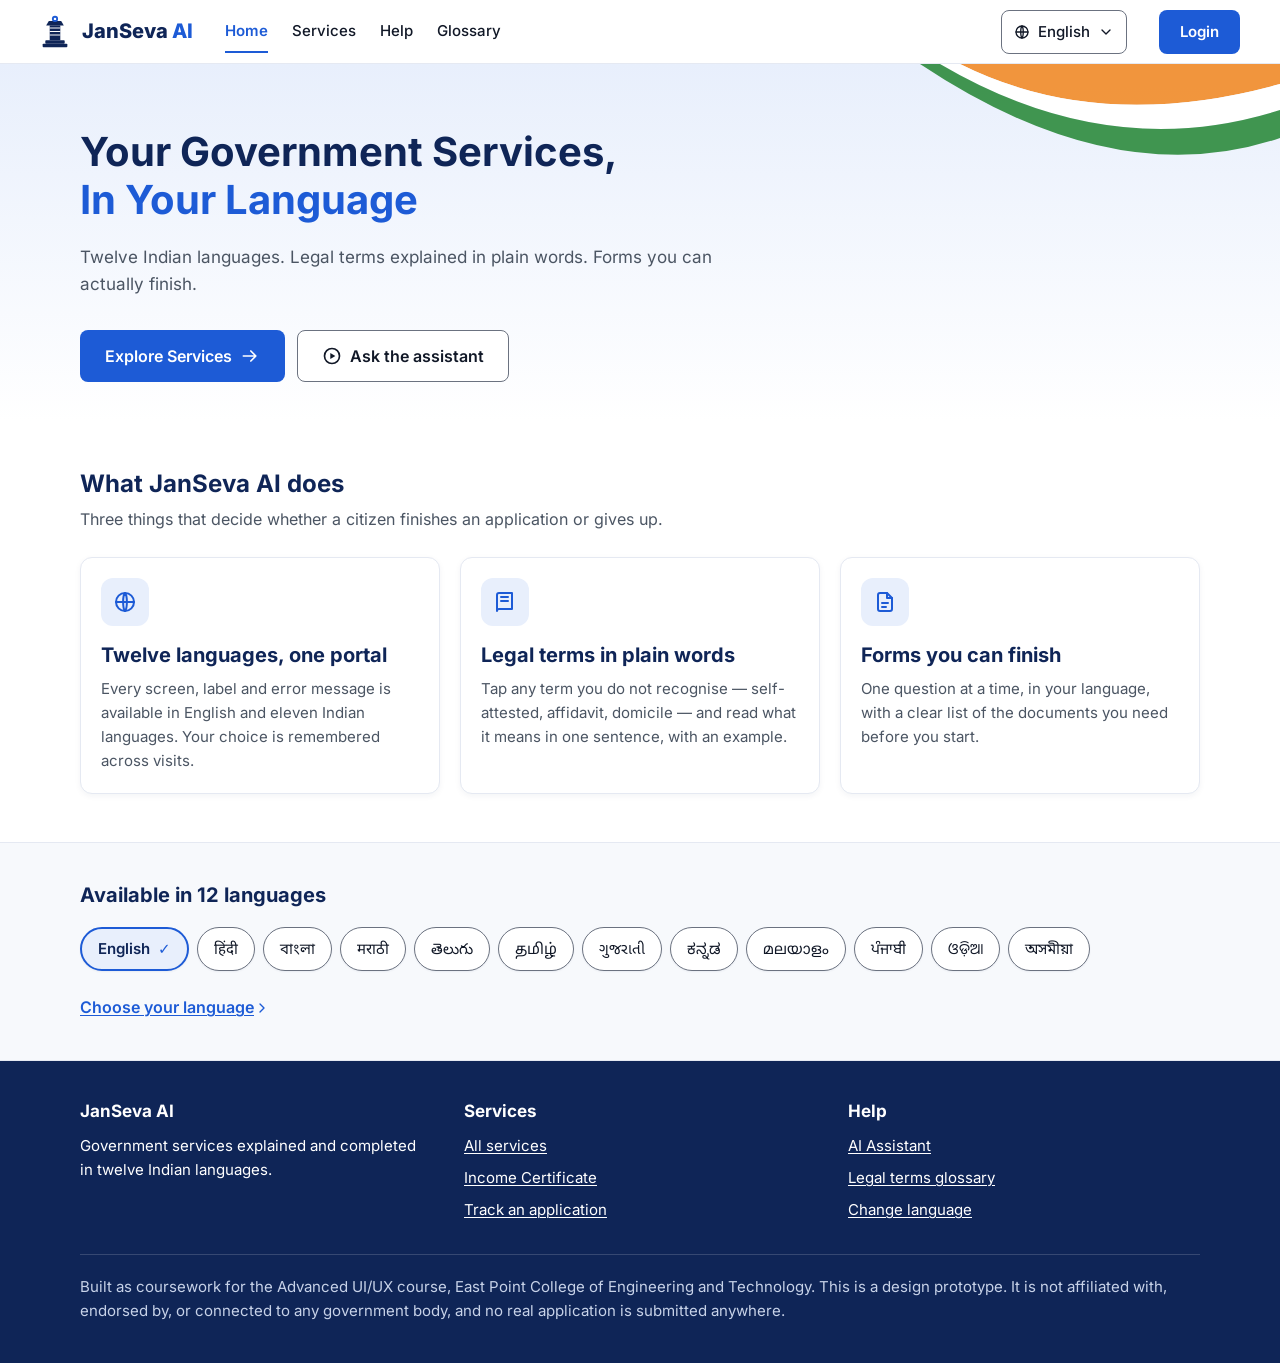
<file: index.html>
<!DOCTYPE html>
<html lang="en">
<head>
<meta charset="utf-8">
<meta name="viewport" content="width=device-width, initial-scale=1">
<title data-i18n="title.home">Your government services, in your language · JanSeva AI</title>
<meta name="description" content="JanSeva AI helps citizens find, understand and complete Indian government service applications in twelve languages.">
<meta name="theme-color" content="#0F2557">
<link rel="icon" href="assets/img/favicon.svg" type="image/svg+xml">

<!-- Load order matters: tokens define the variables every later file reads,
     fonts registers the ten families, then base, layout, components, pages. -->
<link rel="stylesheet" href="assets/css/tokens.css">
<link rel="stylesheet" href="assets/css/fonts.css">
<link rel="stylesheet" href="assets/css/base.css">
<link rel="stylesheet" href="assets/css/layout.css">
<link rel="stylesheet" href="assets/css/components.css">
<link rel="stylesheet" href="assets/css/pages.css">
</head>
<body>
<a class="skip-link" href="#main" data-i18n="a11y.skip">Skip to main content</a>
<div id="live-region" class="sr-only" role="status" aria-live="polite"></div>
<header class="site-header">
  <a class="site-header__brand" href="index.html"><img src="assets/img/logo.svg" width="30" height="34" alt=""><span>JanSeva&nbsp;<em>AI</em></span></a>
  <button class="nav-toggle" type="button" aria-expanded="false" aria-controls="site-nav" data-i18n-label="nav.menu" aria-label="Main menu">
    <svg class="icon" viewBox="0 0 24 24" fill="none" stroke="currentColor" stroke-width="2" stroke-linecap="round" stroke-linejoin="round" aria-hidden="true"><path d="M4 7h16M4 12h16M4 17h16"/></svg>
  </button>
  <nav class="site-nav" id="site-nav" data-i18n-label="nav.main" aria-label="Main">
    <a href="index.html" aria-current="page" data-i18n="nav.home">Home</a>
    <a href="services.html" data-i18n="nav.services">Services</a>
    <a href="assistant.html" data-i18n="nav.help">Help</a>
    <a href="glossary.html" data-i18n="nav.glossary">Glossary</a>
  </nav>
  <span class="site-header__spacer"></span>
  <a class="lang-switch" href="language.html" data-i18n-label="lang.switch" aria-label="Change language">
    <svg class="icon icon--sm" viewBox="0 0 24 24" fill="none" stroke="currentColor" stroke-width="2" stroke-linecap="round" stroke-linejoin="round" aria-hidden="true"><circle cx="12" cy="12" r="9"/><path d="M3 12h18M12 3c2.5 2.6 2.5 15.4 0 18M12 3c-2.5 2.6-2.5 15.4 0 18"/></svg><span data-lang-display>English</span><svg class="icon icon--sm" viewBox="0 0 24 24" fill="none" stroke="currentColor" stroke-width="2" stroke-linecap="round" stroke-linejoin="round" aria-hidden="true"><path d="M6 9l6 6 6-6"/></svg>
  </a>
  <a class="btn btn--primary" href="language.html" data-i18n="action.login">Login</a>
</header>

<main id="main">

  <section class="hero">
    <img class="hero__ribbon" src="assets/img/hero-ribbon.svg" width="380" height="200" alt="" aria-hidden="true">
    <div class="container">
      <div class="hero__inner">
        <h1 class="hero__title"><span data-i18n="home.hero.line1">Your Government Services,</span> <em data-i18n="home.hero.line2">In Your Language</em></h1>
        <p class="hero__lede" data-i18n="home.hero.lede">
          Twelve Indian languages. Legal terms explained in plain words.
          Forms you can actually finish.
        </p>
        <div class="hero__actions">
          <a class="btn btn--primary btn--lg" href="services.html">
            <span data-i18n="action.explore">Explore Services</span><svg class="icon" viewBox="0 0 24 24" fill="none" stroke="currentColor" stroke-width="2" stroke-linecap="round" stroke-linejoin="round" aria-hidden="true"><path d="M4 12h15M13 6l6 6-6 6"/></svg>
          </a>
          <a class="btn btn--secondary btn--lg" href="assistant.html">
            <svg class="icon" viewBox="0 0 24 24" fill="none" stroke="currentColor" stroke-width="2" stroke-linecap="round" stroke-linejoin="round" aria-hidden="true"><circle cx="12" cy="12" r="9"/><path d="M10 8.5l6 3.5-6 3.5z" fill="currentColor" stroke="none"/></svg><span data-i18n="home.hero.ask">Ask the assistant</span>
          </a>
        </div>
      </div>
    </div>
  </section>

  <section class="section container">
    <div class="section__head">
      <h2 data-i18n="home.features.heading">What JanSeva AI does</h2>
      <p data-i18n="home.features.sub">Three things that decide whether a citizen finishes an application or gives up.</p>
    </div>
    <div class="grid grid--3">
        <div class="card feature">
          <div class="card__icon"><svg class="icon icon--lg" viewBox="0 0 24 24" fill="none" stroke="currentColor" stroke-width="2" stroke-linecap="round" stroke-linejoin="round" aria-hidden="true"><circle cx="12" cy="12" r="9"/><path d="M3 12h18M12 3c2.5 2.6 2.5 15.4 0 18M12 3c-2.5 2.6-2.5 15.4 0 18"/></svg></div>
          <h3 data-i18n="home.feature1.title">Twelve languages, one portal</h3>
          <p data-i18n="home.feature1.body">Every screen, label and error message is available in English and eleven Indian languages. Your choice is remembered across visits.</p>
        </div>
        <div class="card feature">
          <div class="card__icon"><svg class="icon icon--lg" viewBox="0 0 24 24" fill="none" stroke="currentColor" stroke-width="2" stroke-linecap="round" stroke-linejoin="round" aria-hidden="true"><path d="M4 5a2 2 0 0 1 2-2h13v16H6a2 2 0 0 0-2 2z"/><path d="M8 7h7M8 11h7"/></svg></div>
          <h3 data-i18n="home.feature2.title">Legal terms in plain words</h3>
          <p data-i18n="home.feature2.body">Tap any term you do not recognise — self-attested, affidavit, domicile — and read what it means in one sentence, with an example.</p>
        </div>
        <div class="card feature">
          <div class="card__icon"><svg class="icon icon--lg" viewBox="0 0 24 24" fill="none" stroke="currentColor" stroke-width="2" stroke-linecap="round" stroke-linejoin="round" aria-hidden="true"><path d="M14 3H7a2 2 0 0 0-2 2v14a2 2 0 0 0 2 2h10a2 2 0 0 0 2-2V8z"/><path d="M14 3v5h5M9 13h6M9 17h4"/></svg></div>
          <h3 data-i18n="home.feature3.title">Forms you can finish</h3>
          <p data-i18n="home.feature3.body">One question at a time, in your language, with a clear list of the documents you need before you start.</p>
        </div>
    </div>
  </section>

  <section class="lang-strip">
    <div class="container">
      <h2 data-i18n="home.langs.heading">Available in 12 languages</h2>
      <ul class="lang-chips">
        <li><button class="lang-chip" type="button" data-lang="en" aria-pressed="true" lang="en">English</button></li>
        <li><button class="lang-chip" type="button" data-lang="hi" aria-pressed="false" lang="hi">हिंदी</button></li>
        <li><button class="lang-chip" type="button" data-lang="bn" aria-pressed="false" lang="bn">বাংলা</button></li>
        <li><button class="lang-chip" type="button" data-lang="mr" aria-pressed="false" lang="mr">मराठी</button></li>
        <li><button class="lang-chip" type="button" data-lang="te" aria-pressed="false" lang="te">తెలుగు</button></li>
        <li><button class="lang-chip" type="button" data-lang="ta" aria-pressed="false" lang="ta">தமிழ்</button></li>
        <li><button class="lang-chip" type="button" data-lang="gu" aria-pressed="false" lang="gu">ગુજરાતી</button></li>
        <li><button class="lang-chip" type="button" data-lang="kn" aria-pressed="false" lang="kn">ಕನ್ನಡ</button></li>
        <li><button class="lang-chip" type="button" data-lang="ml" aria-pressed="false" lang="ml">മലയാളം</button></li>
        <li><button class="lang-chip" type="button" data-lang="pa" aria-pressed="false" lang="pa">ਪੰਜਾਬੀ</button></li>
        <li><button class="lang-chip" type="button" data-lang="or" aria-pressed="false" lang="or">ଓଡ଼ିଆ</button></li>
        <li><button class="lang-chip" type="button" data-lang="as" aria-pressed="false" lang="as">অসমীয়া</button></li>
      </ul>
      <p class="u-mt-6">
        <a href="language.html"><span data-i18n="home.langs.cta">Choose your language</span><svg class="icon icon--sm" viewBox="0 0 24 24" fill="none" stroke="currentColor" stroke-width="2" stroke-linecap="round" stroke-linejoin="round" aria-hidden="true"><path d="M9 6l6 6-6 6"/></svg></a>
      </p>
    </div>
  </section>

</main>
<footer class="site-footer">
  <div class="container">
    <div class="site-footer__grid">
      <div>
        <h2>JanSeva AI</h2>
        <p data-i18n="footer.tagline">Government services explained and completed in twelve Indian languages.</p>
      </div>
      <div>
        <h2 data-i18n="nav.services">Services</h2>
        <ul>
          <li><a href="services.html" data-i18n="footer.allServices">All services</a></li>
          <li><a href="service-income-certificate.html" data-i18n="service.income.title">Income Certificate</a></li>
          <li><a href="apply.html" data-i18n="footer.trackApp">Track an application</a></li>
        </ul>
      </div>
      <div>
        <h2 data-i18n="nav.help">Help</h2>
        <ul>
          <li><a href="assistant.html" data-i18n="nav.assistant">AI Assistant</a></li>
          <li><a href="glossary.html" data-i18n="footer.glossaryLink">Legal terms glossary</a></li>
          <li><a href="language.html" data-i18n="lang.switch">Change language</a></li>
        </ul>
      </div>
    </div>
    <p class="site-footer__note" data-i18n="footer.note">
      Built as coursework for the Advanced UI/UX course, East Point College of
      Engineering and Technology. This is a design prototype. It is not
      affiliated with, endorsed by, or connected to any government body, and
      no real application is submitted anywhere.
    </p>
  </div>
</footer>
<script src="assets/js/i18n.js"></script>
<script src="assets/js/demo-data.js"></script>
<script src="assets/js/app.js"></script>
</body>
</html>
</file>
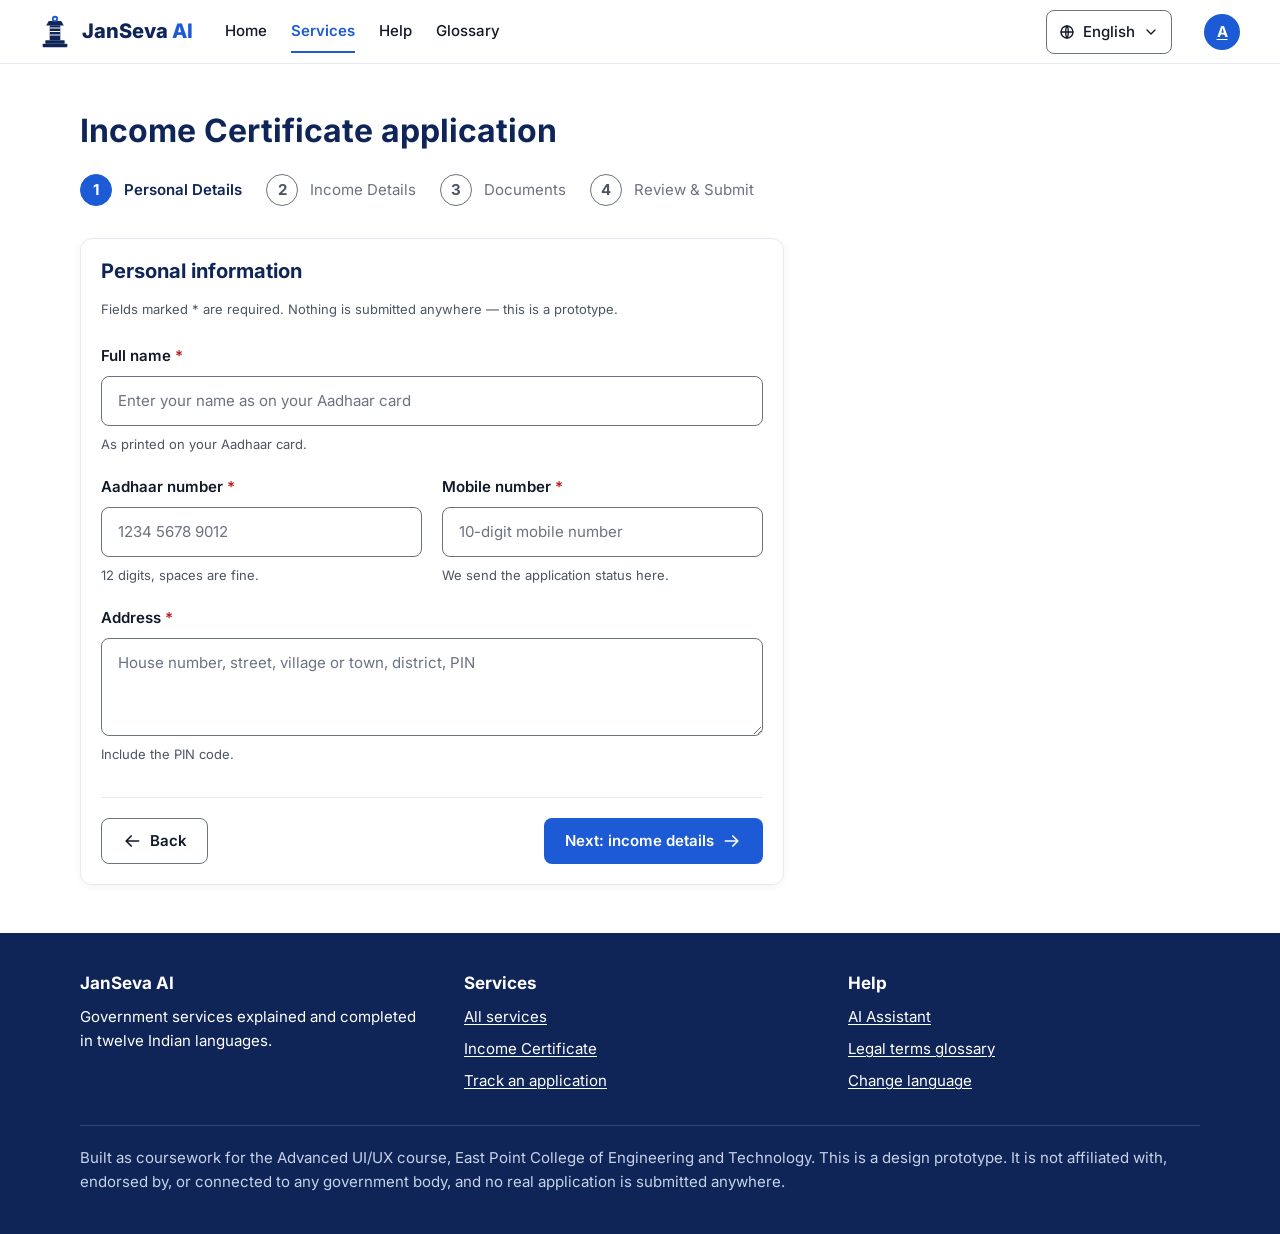
<file: apply.html>
<!DOCTYPE html>
<html lang="en">
<head>
<meta charset="utf-8">
<meta name="viewport" content="width=device-width, initial-scale=1">
<title data-i18n="title.apply">Income Certificate application · JanSeva AI</title>
<meta name="description" content="Step 1 of 4 — your personal details.">
<meta name="theme-color" content="#0F2557">
<link rel="icon" href="assets/img/favicon.svg" type="image/svg+xml">

<!-- Load order matters: tokens define the variables every later file reads,
     fonts registers the ten families, then base, layout, components, pages. -->
<link rel="stylesheet" href="assets/css/tokens.css">
<link rel="stylesheet" href="assets/css/fonts.css">
<link rel="stylesheet" href="assets/css/base.css">
<link rel="stylesheet" href="assets/css/layout.css">
<link rel="stylesheet" href="assets/css/components.css">
<link rel="stylesheet" href="assets/css/pages.css">
</head>
<body>
<a class="skip-link" href="#main" data-i18n="a11y.skip">Skip to main content</a>
<div id="live-region" class="sr-only" role="status" aria-live="polite"></div>
<header class="site-header">
  <a class="site-header__brand" href="index.html"><img src="assets/img/logo.svg" width="30" height="34" alt=""><span>JanSeva&nbsp;<em>AI</em></span></a>
  <button class="nav-toggle" type="button" aria-expanded="false" aria-controls="site-nav" data-i18n-label="nav.menu" aria-label="Main menu">
    <svg class="icon" viewBox="0 0 24 24" fill="none" stroke="currentColor" stroke-width="2" stroke-linecap="round" stroke-linejoin="round" aria-hidden="true"><path d="M4 7h16M4 12h16M4 17h16"/></svg>
  </button>
  <nav class="site-nav" id="site-nav" data-i18n-label="nav.main" aria-label="Main">
    <a href="index.html" data-i18n="nav.home">Home</a>
    <a href="services.html" aria-current="page" data-i18n="nav.services">Services</a>
    <a href="assistant.html" data-i18n="nav.help">Help</a>
    <a href="glossary.html" data-i18n="nav.glossary">Glossary</a>
  </nav>
  <span class="site-header__spacer"></span>
  <a class="lang-switch" href="language.html" data-i18n-label="lang.switch" aria-label="Change language">
    <svg class="icon icon--sm" viewBox="0 0 24 24" fill="none" stroke="currentColor" stroke-width="2" stroke-linecap="round" stroke-linejoin="round" aria-hidden="true"><circle cx="12" cy="12" r="9"/><path d="M3 12h18M12 3c2.5 2.6 2.5 15.4 0 18M12 3c-2.5 2.6-2.5 15.4 0 18"/></svg><span data-lang-display>English</span><svg class="icon icon--sm" viewBox="0 0 24 24" fill="none" stroke="currentColor" stroke-width="2" stroke-linecap="round" stroke-linejoin="round" aria-hidden="true"><path d="M6 9l6 6 6-6"/></svg>
  </a>
  <a class="avatar" href="profile.html" data-i18n-label="nav.profileAria" aria-label="Your profile"><span data-user="initial">A</span></a>
</header>

<main id="main" class="section container">
  <div class="form-shell">

    <h1 class="u-mb-6" data-i18n="apply.heading">Income Certificate application</h1>

    <nav data-i18n-label="apply.progressAria" aria-label="Application progress">
      <ol class="stepper">
      <li class="stepper__item" aria-current="step"><span class="stepper__num">1</span><span><span data-i18n="apply.step1">Personal Details</span> <span class="sr-only" data-i18n="apply.currentStep">(current step)</span></span></li>
      <li class="stepper__item"><span class="stepper__num">2</span><span data-i18n="apply.step2">Income Details</span></li>
      <li class="stepper__item"><span class="stepper__num">3</span><span data-i18n="apply.step3">Documents</span></li>
      <li class="stepper__item"><span class="stepper__num">4</span><span data-i18n="apply.step4">Review &amp; Submit</span></li>
      </ol>
    </nav>

    <form class="card" id="application-form" novalidate>
      <h2 class="card__title u-mb-4" data-i18n="apply.section1">Personal information</h2>
      <p class="field__hint u-mb-6" data-i18n="apply.reqNote">Fields marked * are required. Nothing is submitted anywhere — this is a prototype.</p>

      <div class="form-grid form-grid--2">
          <div class="field field--wide">
            <label class="field__label" for="full-name"><span data-i18n="apply.fullName">Full name</span> <span class="field__req" aria-hidden="true">*</span><span class="sr-only" data-i18n="apply.requiredSr"> (required)</span></label>
            <input class="input" id="full-name" name="full-name" type="text" data-i18n-placeholder="apply.fullNamePh" placeholder="Enter your name as on your Aadhaar card" aria-describedby="full-name-hint full-name-err" data-label="Full name" data-label-key="apply.fullName" required>
            <span class="field__hint" id="full-name-hint" data-i18n="apply.fullNameHint">As printed on your Aadhaar card.</span>
            <span class="field__error" id="full-name-err" hidden><svg class="icon icon--sm" viewBox="0 0 24 24" fill="none" stroke="currentColor" stroke-width="2" stroke-linecap="round" stroke-linejoin="round" aria-hidden="true"><circle cx="12" cy="12" r="9"/><path d="M12 7.5v5.5"/><circle cx="12" cy="16.5" r=".7" fill="currentColor" stroke="none"/></svg><span class="field__error-text"></span></span>
          </div>
          <div class="field">
            <label class="field__label" for="aadhaar"><span data-i18n="apply.aadhaar">Aadhaar number</span> <span class="field__req" aria-hidden="true">*</span><span class="sr-only" data-i18n="apply.requiredSr"> (required)</span></label>
            <input class="input" id="aadhaar" name="aadhaar" type="text" placeholder="1234 5678 9012" aria-describedby="aadhaar-hint aadhaar-err" data-label="Aadhaar number" data-label-key="apply.aadhaar" data-pattern-key="err.pattern.aadhaar" required pattern="[0-9\s]{12,14}">
            <span class="field__hint" id="aadhaar-hint" data-i18n="apply.aadhaarHint">12 digits, spaces are fine.</span>
            <span class="field__error" id="aadhaar-err" hidden><svg class="icon icon--sm" viewBox="0 0 24 24" fill="none" stroke="currentColor" stroke-width="2" stroke-linecap="round" stroke-linejoin="round" aria-hidden="true"><circle cx="12" cy="12" r="9"/><path d="M12 7.5v5.5"/><circle cx="12" cy="16.5" r=".7" fill="currentColor" stroke="none"/></svg><span class="field__error-text"></span></span>
          </div>
          <div class="field">
            <label class="field__label" for="mobile"><span data-i18n="apply.mobile">Mobile number</span> <span class="field__req" aria-hidden="true">*</span><span class="sr-only" data-i18n="apply.requiredSr"> (required)</span></label>
            <input class="input" id="mobile" name="mobile" type="tel" data-i18n-placeholder="apply.mobilePh" placeholder="10-digit mobile number" aria-describedby="mobile-hint mobile-err" data-label="Mobile number" data-label-key="apply.mobile" data-pattern-key="err.pattern.mobile" required pattern="[0-9]{10}">
            <span class="field__hint" id="mobile-hint" data-i18n="apply.mobileHint">We send the application status here.</span>
            <span class="field__error" id="mobile-err" hidden><svg class="icon icon--sm" viewBox="0 0 24 24" fill="none" stroke="currentColor" stroke-width="2" stroke-linecap="round" stroke-linejoin="round" aria-hidden="true"><circle cx="12" cy="12" r="9"/><path d="M12 7.5v5.5"/><circle cx="12" cy="16.5" r=".7" fill="currentColor" stroke="none"/></svg><span class="field__error-text"></span></span>
          </div>
          <div class="field field--wide">
            <label class="field__label" for="address"><span data-i18n="apply.address">Address</span> <span class="field__req" aria-hidden="true">*</span><span class="sr-only" data-i18n="apply.requiredSr"> (required)</span></label>
            <textarea class="textarea" id="address" name="address" rows="3" data-i18n-placeholder="apply.addressPh" placeholder="House number, street, village or town, district, PIN" aria-describedby="address-hint address-err" data-label="Address" data-label-key="apply.address" required></textarea>
            <span class="field__hint" id="address-hint" data-i18n="apply.addressHint">Include the PIN code.</span>
            <span class="field__error" id="address-err" hidden><svg class="icon icon--sm" viewBox="0 0 24 24" fill="none" stroke="currentColor" stroke-width="2" stroke-linecap="round" stroke-linejoin="round" aria-hidden="true"><circle cx="12" cy="12" r="9"/><path d="M12 7.5v5.5"/><circle cx="12" cy="16.5" r=".7" fill="currentColor" stroke="none"/></svg><span class="field__error-text"></span></span>
          </div>
      </div>

      <div class="form-actions">
        <a class="btn btn--secondary" href="service-income-certificate.html"><svg class="icon" viewBox="0 0 24 24" fill="none" stroke="currentColor" stroke-width="2" stroke-linecap="round" stroke-linejoin="round" aria-hidden="true"><path d="M20 12H5M11 18l-6-6 6-6"/></svg><span data-i18n="action.back">Back</span></a>
        <button class="btn btn--primary" type="submit"><span data-i18n="apply.next">Next: income details</span><svg class="icon" viewBox="0 0 24 24" fill="none" stroke="currentColor" stroke-width="2" stroke-linecap="round" stroke-linejoin="round" aria-hidden="true"><path d="M4 12h15M13 6l6 6-6 6"/></svg></button>
      </div>
    </form>

  </div>
</main>
<footer class="site-footer">
  <div class="container">
    <div class="site-footer__grid">
      <div>
        <h2>JanSeva AI</h2>
        <p data-i18n="footer.tagline">Government services explained and completed in twelve Indian languages.</p>
      </div>
      <div>
        <h2 data-i18n="nav.services">Services</h2>
        <ul>
          <li><a href="services.html" data-i18n="footer.allServices">All services</a></li>
          <li><a href="service-income-certificate.html" data-i18n="service.income.title">Income Certificate</a></li>
          <li><a href="apply.html" data-i18n="footer.trackApp">Track an application</a></li>
        </ul>
      </div>
      <div>
        <h2 data-i18n="nav.help">Help</h2>
        <ul>
          <li><a href="assistant.html" data-i18n="nav.assistant">AI Assistant</a></li>
          <li><a href="glossary.html" data-i18n="footer.glossaryLink">Legal terms glossary</a></li>
          <li><a href="language.html" data-i18n="lang.switch">Change language</a></li>
        </ul>
      </div>
    </div>
    <p class="site-footer__note" data-i18n="footer.note">
      Built as coursework for the Advanced UI/UX course, East Point College of
      Engineering and Technology. This is a design prototype. It is not
      affiliated with, endorsed by, or connected to any government body, and
      no real application is submitted anywhere.
    </p>
  </div>
</footer>
<script src="assets/js/i18n.js"></script>
<script src="assets/js/demo-data.js"></script>
<script src="assets/js/app.js"></script>
</body>
</html>
</file>
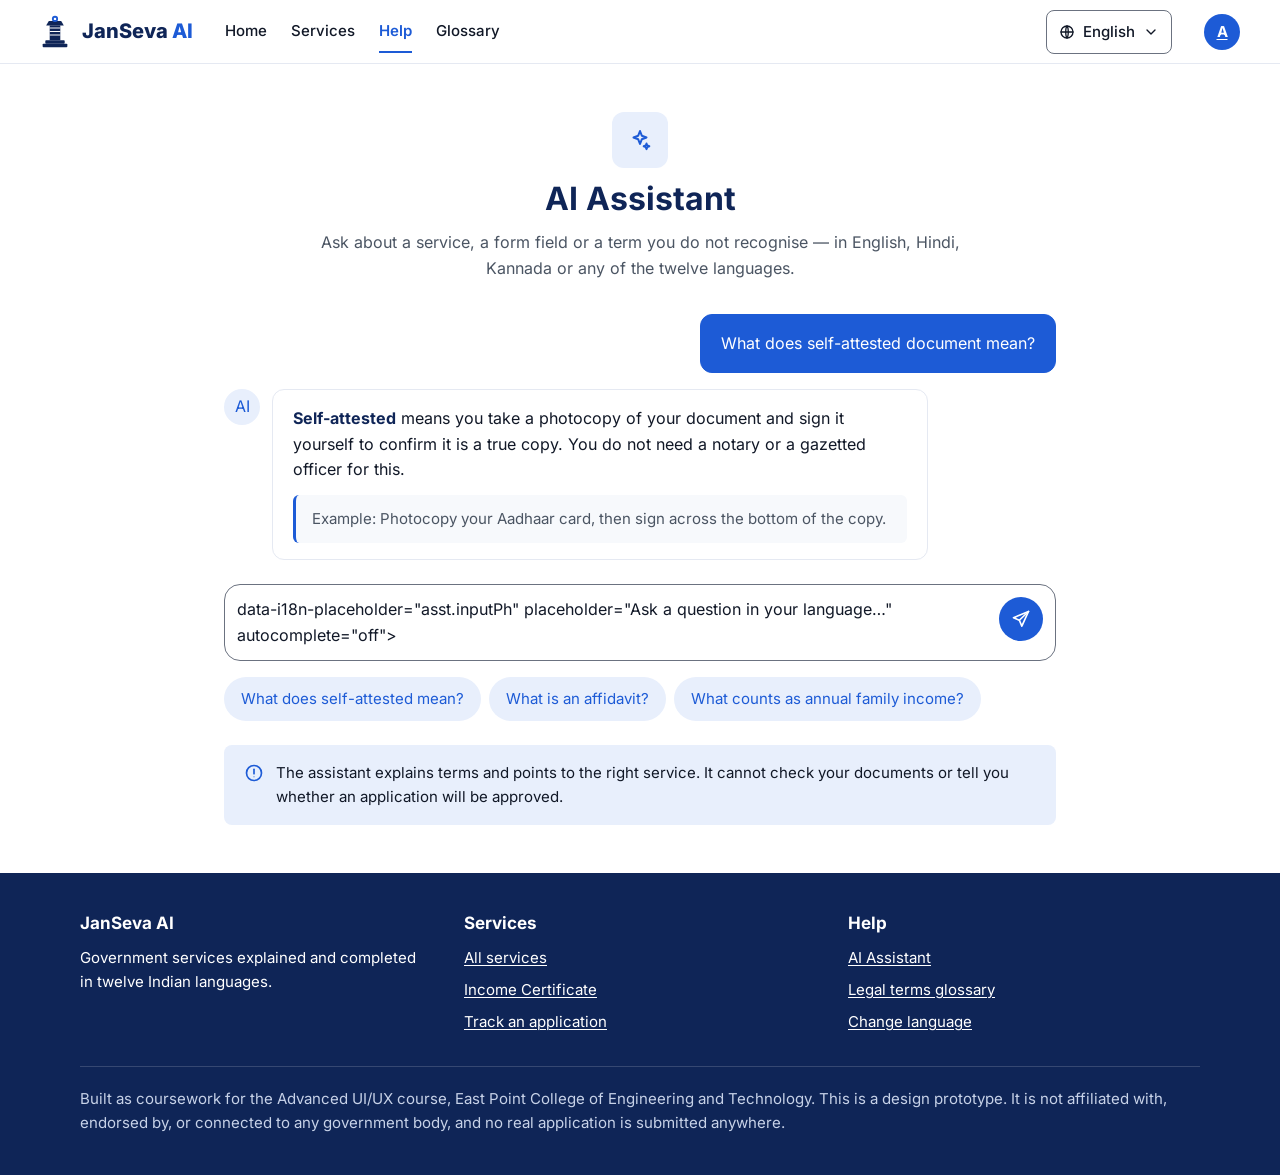
<file: assistant.html>
<!DOCTYPE html>
<html lang="en">

<head>
  <meta charset="utf-8">
  <meta name="viewport" content="width=device-width, initial-scale=1">
  <title data-i18n="title.assistant">AI Assistant · JanSeva AI</title>
  <meta name="description" content="Ask about government services and legal terms in your language.">
  <meta name="theme-color" content="#0F2557">
  <link rel="icon" href="assets/img/favicon.svg" type="image/svg+xml">

  <!-- Load order matters: tokens define the variables every later file reads,
     fonts registers the ten families, then base, layout, components, pages. -->
  <link rel="stylesheet" href="assets/css/tokens.css">
  <link rel="stylesheet" href="assets/css/fonts.css">
  <link rel="stylesheet" href="assets/css/base.css">
  <link rel="stylesheet" href="assets/css/layout.css">
  <link rel="stylesheet" href="assets/css/components.css">
  <link rel="stylesheet" href="assets/css/pages.css">
</head>

<body>
  <a class="skip-link" href="#main" data-i18n="a11y.skip">Skip to main content</a>
  <div id="live-region" class="sr-only" role="status" aria-live="polite"></div>
  <header class="site-header">
    <a class="site-header__brand" href="index.html"><img src="assets/img/logo.svg" width="30" height="34"
        alt=""><span>JanSeva&nbsp;<em>AI</em></span></a>
      <button class="nav-toggle" type="button" aria-expanded="false" aria-controls="site-nav" data-i18n-label="nav.menu"
        aria-label="Main menu">
        <svg class="icon" viewBox="0 0 24 24" fill="none" stroke="currentColor" stroke-width="2" stroke-linecap="round"
          stroke-linejoin="round" aria-hidden="true">
          <path d="M4 7h16M4 12h16M4 17h16" />
        </svg>
      </button>
        <nav class="site-nav" id="site-nav" data-i18n-label="nav.main" aria-label="Main">
          <a href="index.html" data-i18n="nav.home">Home</a>
          <a href="services.html" data-i18n="nav.services">Services</a>
          <a href="assistant.html" aria-current="page" data-i18n="nav.help">Help</a>
          <a href="glossary.html" data-i18n="nav.glossary">Glossary</a>
        </nav>
        <span class="site-header__spacer"></span>
        <a class="lang-switch" href="language.html" data-i18n-label="lang.switch" aria-label="Change language">
          <svg class="icon icon--sm" viewBox="0 0 24 24" fill="none" stroke="currentColor" stroke-width="2"
            stroke-linecap="round" stroke-linejoin="round" aria-hidden="true">
            <circle cx="12" cy="12" r="9" />
            <path d="M3 12h18M12 3c2.5 2.6 2.5 15.4 0 18M12 3c-2.5 2.6-2.5 15.4 0 18" />
          </svg><span data-lang-display>English</span><svg class="icon icon--sm" viewBox="0 0 24 24" fill="none"
            stroke="currentColor" stroke-width="2" stroke-linecap="round" stroke-linejoin="round" aria-hidden="true">
            <path d="M6 9l6 6 6-6" />
          </svg>
        </a>
        <a class="avatar" href="profile.html" data-i18n-label="nav.profileAria" aria-label="Your profile"><span
            data-user="initial">A</span></a>
  </header>

  <main id="main" class="section container">
    <div class="assistant">

      <div class="assistant__head">
        <span class="card__icon" aria-hidden="true"><svg class="icon icon--lg" viewBox="0 0 24 24" fill="none"
            stroke="currentColor" stroke-width="2" stroke-linecap="round" stroke-linejoin="round" aria-hidden="true">
            <path d="M12 3l1.8 4.7L18.5 9.5l-4.7 1.8L12 16l-1.8-4.7L5.5 9.5l4.7-1.8z" />
            <path d="M18.5 15.5l.8 2 2 .8-2 .8-.8 2-.8-2-2-.8 2-.8z" />
          </svg></span>
        <h1 data-i18n="nav.assistant">AI Assistant</h1>
        <p data-i18n="asst.sub">Ask about a service, a form field or a term you do not recognise —
          in English, Hindi, Kannada or any of the twelve languages.</p>
      </div>

        <h2 class="sr-only" data-i18n="asst.convHeading">Conversation</h2>
        <div class="chat" id="chat-log" role="log" aria-live="polite" data-i18n-label="asst.convAria"
          aria-label="Conversation with the assistant">

          <div class="chat__msg chat__msg--user">
            <div class="chat__bubble">
              <p data-i18n="asst.demoUser">What does self-attested document mean?</p>
            </div>
          </div>

          <div class="chat__msg">
            <div class="chat__avatar" aria-hidden="true">AI</div>
            <div class="chat__bubble">
              <p><span class="chat__term" data-i18n="glossary.t3.term">Self-attested</span> <span
                  data-i18n="asst.reply.selfAttested.body">means you take a photocopy
                  of your document and sign it yourself to confirm it is a true copy. You do
              not need a notary or a gazetted officer for this.</span></p>
              <p class="term__example"><span data-i18n="glossary.examplePrefix">Example: </span><span
                  data-i18n="asst.reply.selfAttested.ex">Photocopy your Aadhaar card, then sign across the bottom of the
                  copy.</span></p>
            </div>
          </div>

        </div>

        <form class="composer" id="assistant-form">
          <label class="sr-only" for="assistant-input" data-i18n="asst.inputLabel">Ask a question</label>
          data-i18n-placeholder="asst.inputPh" placeholder="Ask a question in your language…" autocomplete="off">
          <button class="composer__send" type="submit" data-i18n-label="asst.sendAria" aria-label="Send question"><svg
              class="icon" viewBox="0 0 24 24" fill="none" stroke="currentColor" stroke-width="2" stroke-linecap="round"
              stroke-linejoin="round" aria-hidden="true">
              <path d="M21 3L3 10.5l7 3 3 7z" />
              <path d="M21 3L10 13.5" />
            </svg></button>
        </form>

        <h2 class="sr-only" data-i18n="asst.suggestedHeading">Suggested questions</h2>
        <ul class="suggestions">
          <li><button type="button" data-reply-key="self-attested" data-i18n="asst.q1">What does self-attested
              mean?</button></li>
          <li><button type="button" data-reply-key="affidavit" data-i18n="asst.q2">What is an affidavit?</button></li>
          <li><button type="button" data-reply-key="annual family income" data-i18n="asst.q3">What counts as annual
              family income?</button></li>
        </ul>

        <div class="callout u-mt-6">
          <svg class="icon" viewBox="0 0 24 24" fill="none" stroke="currentColor" stroke-width="2"
            stroke-linecap="round" stroke-linejoin="round" aria-hidden="true">
            <circle cx="12" cy="12" r="9" />
            <path d="M12 7.5v5.5" />
            <circle cx="12" cy="16.5" r=".7" fill="currentColor" stroke="none" />
          </svg>
          <p data-i18n="asst.disclaimer">The assistant explains terms and points to the right service. It cannot
            check your documents or tell you whether an application will be approved.</p>
        </div>

      </div>
  </main>
  <footer class="site-footer">
    <div class="container">
      <div class="site-footer__grid">
        <div>
          <h2>JanSeva AI</h2>
          <p data-i18n="footer.tagline">Government services explained and completed in twelve Indian languages.</p>
        </div>
        <div>
          <h2 data-i18n="nav.services">Services</h2>
          <ul>
            <li><a href="services.html" data-i18n="footer.allServices">All services</a></li>
            <li><a href="service-income-certificate.html" data-i18n="service.income.title">Income Certificate</a></li>
            <li><a href="apply.html" data-i18n="footer.trackApp">Track an application</a></li>
          </ul>
        </div>
        <div>
          <h2 data-i18n="nav.help">Help</h2>
          <ul>
            <li><a href="assistant.html" data-i18n="nav.assistant">AI Assistant</a></li>
            <li><a href="glossary.html" data-i18n="footer.glossaryLink">Legal terms glossary</a></li>
            <li><a href="language.html" data-i18n="lang.switch">Change language</a></li>
          </ul>
        </div>
      </div>
      <p class="site-footer__note" data-i18n="footer.note">
        Built as coursework for the Advanced UI/UX course, East Point College of
        Engineering and Technology. This is a design prototype. It is not
        affiliated with, endorsed by, or connected to any government body, and
        no real application is submitted anywhere.
      </p>
    </div>
  </footer>
  <script src="assets/js/i18n.js"></script>
  <script src="assets/js/demo-data.js"></script>
  <script src="assets/js/app.js"></script>
</body>

</html>
</file>
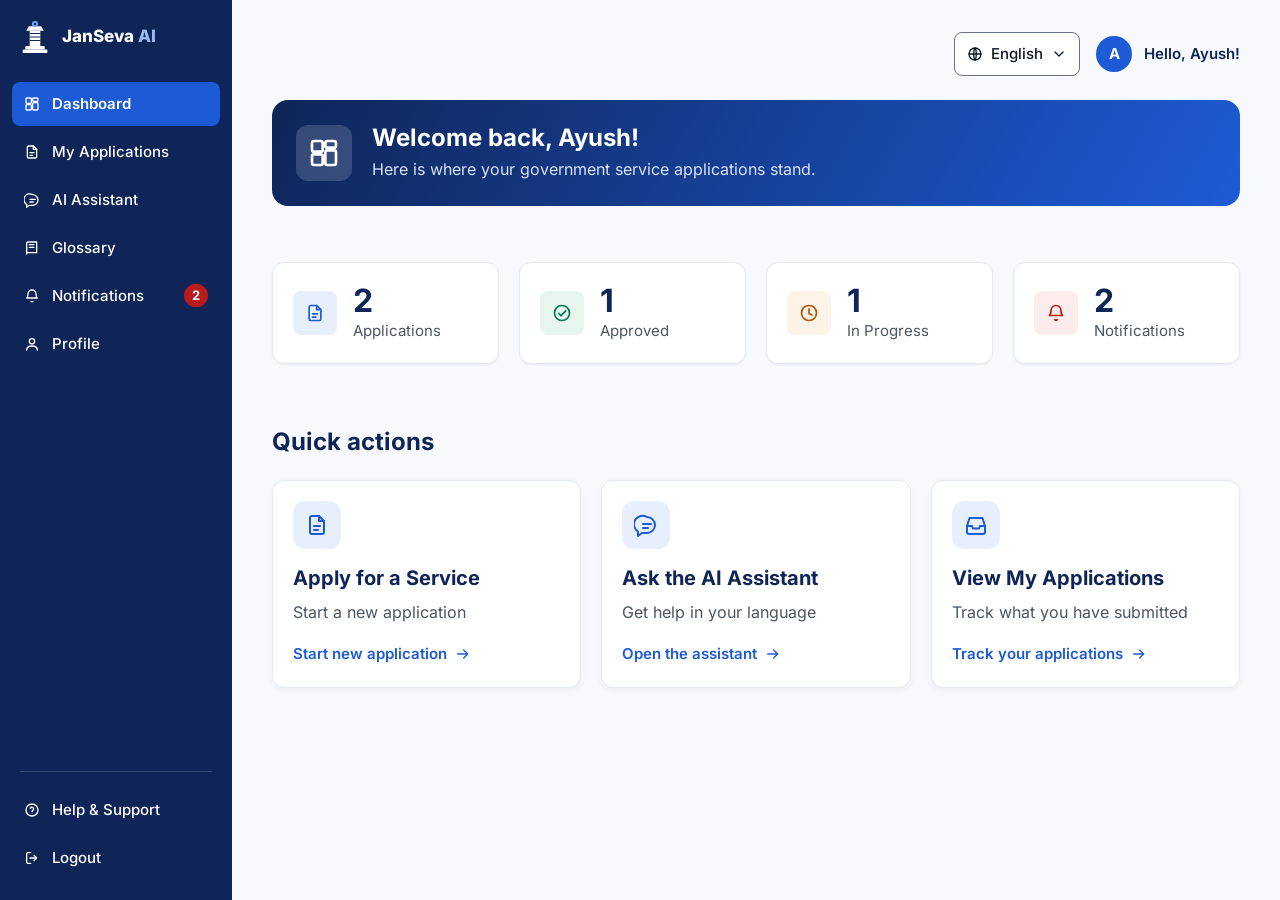
<file: dashboard.html>
<!DOCTYPE html>
<html lang="en">

<head>
  <meta charset="utf-8">
  <meta name="viewport" content="width=device-width, initial-scale=1">
  <title data-i18n="title.dashboard">Dashboard · JanSeva AI</title>
  <meta name="description" content="Your applications, notifications and quick actions.">
  <meta name="theme-color" content="#0F2557">
  <link rel="icon" href="assets/img/favicon.svg" type="image/svg+xml">

  <!-- Load order matters: tokens define the variables every later file reads,
     fonts registers the ten families, then base, layout, components, pages. -->
  <link rel="stylesheet" href="assets/css/tokens.css">
  <link rel="stylesheet" href="assets/css/fonts.css">
  <link rel="stylesheet" href="assets/css/base.css">
  <link rel="stylesheet" href="assets/css/layout.css">
  <link rel="stylesheet" href="assets/css/components.css">
  <link rel="stylesheet" href="assets/css/pages.css">
</head>

<body>
  <a class="skip-link" href="#main" data-i18n="a11y.skip">Skip to main content</a>
  <div id="live-region" class="sr-only" role="status" aria-live="polite"></div>
  <div class="app-shell">
      <nav class="sidebar" data-i18n-label="sidebar.aria" aria-label="Your account">
        <a class="sidebar__brand" href="dashboard.html"><img src="assets/img/logo-light.svg" width="30" height="34"
            alt=""><span>JanSeva&nbsp;<em>AI</em></span></a>
        <a class="sidebar__link" href="dashboard.html" aria-current="page"><svg class="icon icon--sm"
            viewBox="0 0 24 24" fill="none" stroke="currentColor" stroke-width="2" stroke-linecap="round"
            stroke-linejoin="round" aria-hidden="true">
            <rect x="3" y="3" width="8" height="8" rx="1.5" />
            <rect x="13" y="3" width="8" height="5" rx="1.5" />
            <rect x="13" y="10" width="8" height="11" rx="1.5" />
            <rect x="3" y="13" width="8" height="8" rx="1.5" />
          </svg><span data-i18n="nav.dashboard">Dashboard</span></a>
        <a class="sidebar__link" href="profile.html"><svg class="icon icon--sm" viewBox="0 0 24 24" fill="none"
            stroke="currentColor" stroke-width="2" stroke-linecap="round" stroke-linejoin="round" aria-hidden="true">
            <path d="M14 3H7a2 2 0 0 0-2 2v14a2 2 0 0 0 2 2h10a2 2 0 0 0 2-2V8z" />
            <path d="M14 3v5h5M9 13h6M9 17h4" />
          </svg><span data-i18n="nav.myApplications">My Applications</span></a>
        <a class="sidebar__link" href="assistant.html"><svg class="icon icon--sm" viewBox="0 0 24 24" fill="none"
            stroke="currentColor" stroke-width="2" stroke-linecap="round" stroke-linejoin="round" aria-hidden="true">
            <path d="M21 12a8 8 0 0 1-8 8H8l-4 3v-4.5A8 8 0 0 1 13 4a8 8 0 0 1 8 8z" />
            <path d="M9 11h8M9 15h5" />
          </svg><span data-i18n="nav.assistant">AI Assistant</span></a>
        <a class="sidebar__link" href="glossary.html"><svg class="icon icon--sm" viewBox="0 0 24 24" fill="none"
            stroke="currentColor" stroke-width="2" stroke-linecap="round" stroke-linejoin="round" aria-hidden="true">
            <path d="M4 5a2 2 0 0 1 2-2h13v16H6a2 2 0 0 0-2 2z" />
            <path d="M8 7h7M8 11h7" />
          </svg><span data-i18n="nav.glossary">Glossary</span></a>
        <a class="sidebar__link" href="profile.html#notifications"><svg class="icon icon--sm" viewBox="0 0 24 24"
            fill="none" stroke="currentColor" stroke-width="2" stroke-linecap="round" stroke-linejoin="round"
            aria-hidden="true">
            <path d="M18 9a6 6 0 1 0-12 0c0 5-2 6-2 6h16s-2-1-2-6" />
            <path d="M10.5 20a2 2 0 0 0 3 0" />
          </svg><span data-i18n="nav.notifications">Notifications</span><span class="badge">2<span class="sr-only"
              data-i18n="badge.unread"> unread</span></span></a>
        <a class="sidebar__link" href="profile.html"><svg class="icon icon--sm" viewBox="0 0 24 24" fill="none"
            stroke="currentColor" stroke-width="2" stroke-linecap="round" stroke-linejoin="round" aria-hidden="true">
            <circle cx="12" cy="8" r="4" />
            <path d="M4 21c0-4 3.6-6 8-6s8 2 8 6" />
          </svg><span data-i18n="nav.profile">Profile</span></a>
        <span class="sidebar__gap"></span>
        <hr class="sidebar__divider">
        <a class="sidebar__link" href="assistant.html"><svg class="icon icon--sm" viewBox="0 0 24 24" fill="none"
            stroke="currentColor" stroke-width="2" stroke-linecap="round" stroke-linejoin="round" aria-hidden="true">
            <circle cx="12" cy="12" r="9" />
            <path d="M9.5 9.5a2.6 2.6 0 0 1 5 1c0 1.8-2.5 2-2.5 4" />
            <circle cx="12" cy="17.5" r=".6" fill="currentColor" stroke="none" />
          </svg><span data-i18n="nav.helpSupport">Help &amp; Support</span></a>
        <a class="sidebar__link" href="index.html"><svg class="icon icon--sm" viewBox="0 0 24 24" fill="none"
            stroke="currentColor" stroke-width="2" stroke-linecap="round" stroke-linejoin="round" aria-hidden="true">
            <path d="M10 20H6a2 2 0 0 1-2-2V6a2 2 0 0 1 2-2h4" />
            <path d="M15 8l4 4-4 4M19 12H9" />
          </svg><span data-i18n="nav.logout">Logout</span></a>
      </nav>

      <main id="main" class="app-main">
        <div class="app-bar">
          <span class="app-bar__spacer"></span>
            <a class="lang-switch" href="language.html" data-i18n-label="lang.switch" aria-label="Change language">
              <svg class="icon icon--sm" viewBox="0 0 24 24" fill="none" stroke="currentColor" stroke-width="2"
                stroke-linecap="round" stroke-linejoin="round" aria-hidden="true">
                <circle cx="12" cy="12" r="9" />
                <path d="M3 12h18M12 3c2.5 2.6 2.5 15.4 0 18M12 3c-2.5 2.6-2.5 15.4 0 18" />
              </svg><span data-lang-display>English</span><svg class="icon icon--sm" viewBox="0 0 24 24" fill="none"
                stroke="currentColor" stroke-width="2" stroke-linecap="round" stroke-linejoin="round"
                aria-hidden="true">
                <path d="M6 9l6 6 6-6" />
              </svg>
            </a>
            <a class="app-bar__user" href="profile.html">
              <span class="avatar"><span data-user="initial">A</span></span>
              <span data-i18n-rich="appbar.hello">Hello, <span data-i18n-slot="name"
                  data-user="firstName">Ayush</span>!</span>
            </a>
        </div>

        <div class="greeting">
          <span class="greeting__icon" aria-hidden="true"><svg class="icon icon--xl" viewBox="0 0 24 24" fill="none"
              stroke="currentColor" stroke-width="2" stroke-linecap="round" stroke-linejoin="round" aria-hidden="true">
              <rect x="3" y="3" width="8" height="8" rx="1.5" />
              <rect x="13" y="3" width="8" height="5" rx="1.5" />
              <rect x="13" y="10" width="8" height="11" rx="1.5" />
              <rect x="3" y="13" width="8" height="8" rx="1.5" />
            </svg></span>
          <div>
            <h1 data-i18n-rich="dash.welcome">Welcome back, <span data-i18n-slot="name"
                data-user="firstName">Ayush</span>!</h1>
            <p data-i18n="dash.sub">Here is where your government service applications stand.</p>
          </div>
        </div>

        <section class="section--tight">
          <h2 class="sr-only" data-i18n="dash.figures">Your figures</h2>
          <div class="grid grid--4">
            <div class="stat">
              <span class="stat__icon"><svg class="icon" viewBox="0 0 24 24" fill="none" stroke="currentColor"
                  stroke-width="2" stroke-linecap="round" stroke-linejoin="round" aria-hidden="true">
                  <path d="M14 3H7a2 2 0 0 0-2 2v14a2 2 0 0 0 2 2h10a2 2 0 0 0 2-2V8z" />
                  <path d="M14 3v5h5M9 13h6M9 17h4" />
                </svg></span>
              <span>
                <span class="stat__value">2</span>
                <span class="stat__label" data-i18n="dash.stat.apps">Applications</span>
              </span>
            </div>
            <div class="stat">
              <span class="stat__icon stat__icon--success"><svg class="icon" viewBox="0 0 24 24" fill="none"
                  stroke="currentColor" stroke-width="2" stroke-linecap="round" stroke-linejoin="round"
                  aria-hidden="true">
                  <circle cx="12" cy="12" r="9" />
                  <path d="M8 12.5l2.8 2.8L16.5 9.5" />
                </svg></span>
              <span>
                <span class="stat__value">1</span>
                <span class="stat__label" data-i18n="dash.stat.approved">Approved</span>
              </span>
            </div>
            <div class="stat">
              <span class="stat__icon stat__icon--warning"><svg class="icon" viewBox="0 0 24 24" fill="none"
                  stroke="currentColor" stroke-width="2" stroke-linecap="round" stroke-linejoin="round"
                  aria-hidden="true">
                  <circle cx="12" cy="12" r="9" />
                  <path d="M12 7v5.5l3.5 2" />
                </svg></span>
              <span>
                <span class="stat__value">1</span>
                <span class="stat__label" data-i18n="dash.stat.inProgress">In Progress</span>
              </span>
            </div>
            <div class="stat">
              <span class="stat__icon stat__icon--danger"><svg class="icon" viewBox="0 0 24 24" fill="none"
                  stroke="currentColor" stroke-width="2" stroke-linecap="round" stroke-linejoin="round"
                  aria-hidden="true">
                  <path d="M18 9a6 6 0 1 0-12 0c0 5-2 6-2 6h16s-2-1-2-6" />
                  <path d="M10.5 20a2 2 0 0 0 3 0" />
                </svg></span>
              <span>
                <span class="stat__value">2</span>
                <span class="stat__label" data-i18n="dash.stat.notifications">Notifications</span>
              </span>
            </div>
          </div>
        </section>

        <section class="section--tight">
          <div class="section__head">
            <h2 data-i18n="dash.quick.heading">Quick actions</h2>
          </div>
          <div class="grid grid--3">
            <a class="card card-link" href="services.html">
              <div class="card__icon"><svg class="icon icon--lg" viewBox="0 0 24 24" fill="none" stroke="currentColor"
                  stroke-width="2" stroke-linecap="round" stroke-linejoin="round" aria-hidden="true">
                  <path d="M14 3H7a2 2 0 0 0-2 2v14a2 2 0 0 0 2 2h10a2 2 0 0 0 2-2V8z" />
                  <path d="M14 3v5h5M9 13h6M9 17h4" />
                </svg></div>
              <h3 class="card__title" data-i18n="dash.card1.title">Apply for a Service</h3>
              <p class="card__body" data-i18n="dash.card1.body">Start a new application</p>
              <span class="card-link__cta"><span data-i18n="dash.card1.cta">Start new application</span><svg
                  class="icon icon--sm" viewBox="0 0 24 24" fill="none" stroke="currentColor" stroke-width="2"
                  stroke-linecap="round" stroke-linejoin="round" aria-hidden="true">
                  <path d="M4 12h15M13 6l6 6-6 6" />
                </svg></span>
            </a>
            <a class="card card-link" href="assistant.html">
              <div class="card__icon"><svg class="icon icon--lg" viewBox="0 0 24 24" fill="none" stroke="currentColor"
                  stroke-width="2" stroke-linecap="round" stroke-linejoin="round" aria-hidden="true">
                  <path d="M21 12a8 8 0 0 1-8 8H8l-4 3v-4.5A8 8 0 0 1 13 4a8 8 0 0 1 8 8z" />
                  <path d="M9 11h8M9 15h5" />
                </svg></div>
              <h3 class="card__title" data-i18n="dash.card2.title">Ask the AI Assistant</h3>
              <p class="card__body" data-i18n="dash.card2.body">Get help in your language</p>
              <span class="card-link__cta"><span data-i18n="dash.card2.cta">Open the assistant</span><svg
                  class="icon icon--sm" viewBox="0 0 24 24" fill="none" stroke="currentColor" stroke-width="2"
                  stroke-linecap="round" stroke-linejoin="round" aria-hidden="true">
                  <path d="M4 12h15M13 6l6 6-6 6" />
                </svg></span>
            </a>
            <a class="card card-link" href="profile.html">
              <div class="card__icon"><svg class="icon icon--lg" viewBox="0 0 24 24" fill="none" stroke="currentColor"
                  stroke-width="2" stroke-linecap="round" stroke-linejoin="round" aria-hidden="true">
                  <path d="M3 13l2.5-8h13L21 13v6a2 2 0 0 1-2 2H5a2 2 0 0 1-2-2z" />
                  <path d="M3 13h5l1 2.5h6L16 13h5" />
                </svg></div>
              <h3 class="card__title" data-i18n="dash.card3.title">View My Applications</h3>
              <p class="card__body" data-i18n="dash.card3.body">Track what you have submitted</p>
              <span class="card-link__cta"><span data-i18n="dash.card3.cta">Track your applications</span><svg
                  class="icon icon--sm" viewBox="0 0 24 24" fill="none" stroke="currentColor" stroke-width="2"
                  stroke-linecap="round" stroke-linejoin="round" aria-hidden="true">
                  <path d="M4 12h15M13 6l6 6-6 6" />
                </svg></span>
            </a>
          </div>
        </section>

      </main>
  </div>
  <script src="assets/js/i18n.js"></script>
  <script src="assets/js/demo-data.js"></script>
  <script src="assets/js/app.js"></script>
</body>

</html>
</file>
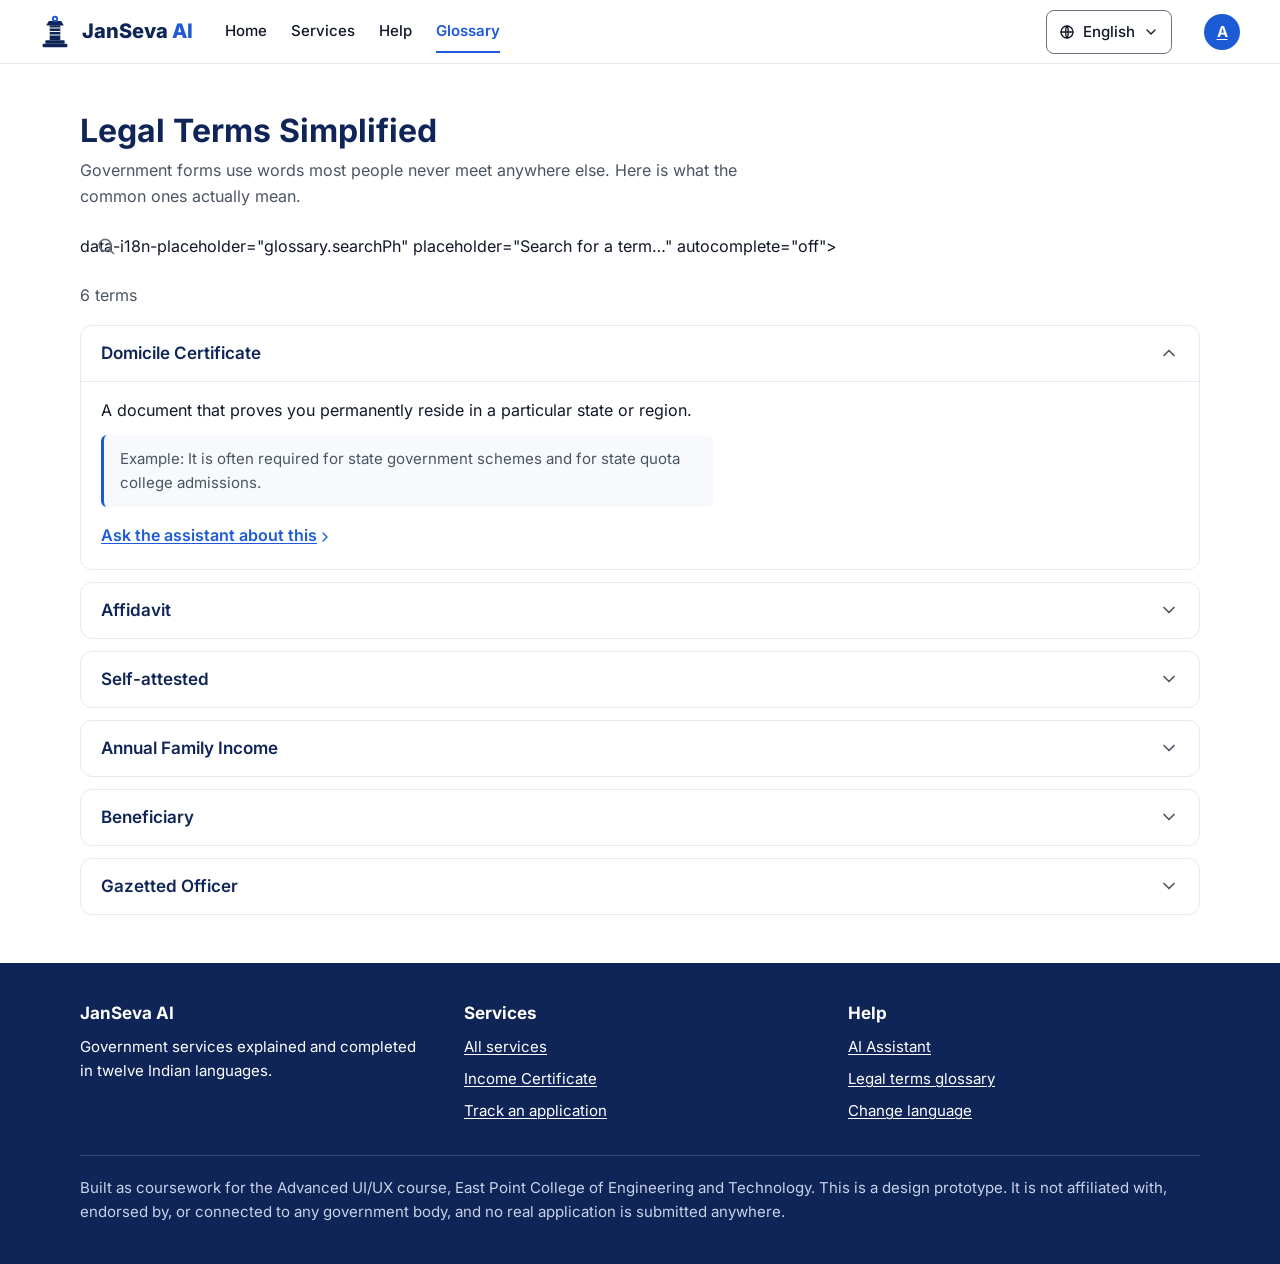
<file: glossary.html>
<!DOCTYPE html>
<html lang="en">

<head>
  <meta charset="utf-8">
  <meta name="viewport" content="width=device-width, initial-scale=1">
  <title data-i18n="title.glossary">Legal terms simplified · JanSeva AI</title>
  <meta name="description" content="Government and legal terms explained in plain language.">
  <meta name="theme-color" content="#0F2557">
  <link rel="icon" href="assets/img/favicon.svg" type="image/svg+xml">

  <!-- Load order matters: tokens define the variables every later file reads,
     fonts registers the ten families, then base, layout, components, pages. -->
  <link rel="stylesheet" href="assets/css/tokens.css">
  <link rel="stylesheet" href="assets/css/fonts.css">
  <link rel="stylesheet" href="assets/css/base.css">
  <link rel="stylesheet" href="assets/css/layout.css">
  <link rel="stylesheet" href="assets/css/components.css">
  <link rel="stylesheet" href="assets/css/pages.css">
</head>

<body>
  <a class="skip-link" href="#main" data-i18n="a11y.skip">Skip to main content</a>
  <div id="live-region" class="sr-only" role="status" aria-live="polite"></div>
  <header class="site-header">
    <a class="site-header__brand" href="index.html"><img src="assets/img/logo.svg" width="30" height="34"
        alt=""><span>JanSeva&nbsp;<em>AI</em></span></a>
      <button class="nav-toggle" type="button" aria-expanded="false" aria-controls="site-nav" data-i18n-label="nav.menu"
        aria-label="Main menu">
        <svg class="icon" viewBox="0 0 24 24" fill="none" stroke="currentColor" stroke-width="2" stroke-linecap="round"
          stroke-linejoin="round" aria-hidden="true">
          <path d="M4 7h16M4 12h16M4 17h16" />
        </svg>
      </button>
        <nav class="site-nav" id="site-nav" data-i18n-label="nav.main" aria-label="Main">
          <a href="index.html" data-i18n="nav.home">Home</a>
          <a href="services.html" data-i18n="nav.services">Services</a>
          <a href="assistant.html" data-i18n="nav.help">Help</a>
          <a href="glossary.html" aria-current="page" data-i18n="nav.glossary">Glossary</a>
        </nav>
        <span class="site-header__spacer"></span>
        <a class="lang-switch" href="language.html" data-i18n-label="lang.switch" aria-label="Change language">
          <svg class="icon icon--sm" viewBox="0 0 24 24" fill="none" stroke="currentColor" stroke-width="2"
            stroke-linecap="round" stroke-linejoin="round" aria-hidden="true">
            <circle cx="12" cy="12" r="9" />
            <path d="M3 12h18M12 3c2.5 2.6 2.5 15.4 0 18M12 3c-2.5 2.6-2.5 15.4 0 18" />
          </svg><span data-lang-display>English</span><svg class="icon icon--sm" viewBox="0 0 24 24" fill="none"
            stroke="currentColor" stroke-width="2" stroke-linecap="round" stroke-linejoin="round" aria-hidden="true">
            <path d="M6 9l6 6 6-6" />
          </svg>
        </a>
        <a class="avatar" href="profile.html" data-i18n-label="nav.profileAria" aria-label="Your profile"><span
            data-user="initial">A</span></a>
  </header>

  <main id="main" class="section container">

    <div class="section__head">
      <h1 data-i18n="glossary.heading">Legal Terms Simplified</h1>
      <p data-i18n="glossary.sub">Government forms use words most people never meet anywhere else.
        Here is what the common ones actually mean.</p>
    </div>

    <form class="search u-mb-6" role="search" onsubmit="return false">
      <div class="search__field">
        <svg class="icon" viewBox="0 0 24 24" fill="none" stroke="currentColor" stroke-width="2" stroke-linecap="round"
          stroke-linejoin="round" aria-hidden="true">
          <circle cx="11" cy="11" r="7" />
          <path d="M16.5 16.5L21 21" />
        </svg>
        <label class="sr-only" for="term-search" data-i18n="glossary.searchLabel">Search for a term</label>
        data-i18n-placeholder="glossary.searchPh" placeholder="Search for a term…" autocomplete="off">
      </div>
    </form>

    <h2 class="sr-only" data-i18n="glossary.termsHeading">Terms</h2>
    <p class="u-muted u-mb-4" id="term-count">6 terms</p>
    <ul class="terms">
      <li class="term" data-term="Domicile Certificate">
        <h3>
          <button class="term__trigger" type="button" id="t1-btn" aria-expanded="true" aria-controls="t1-panel">
            <span data-i18n="glossary.t1.term">Domicile Certificate</span><svg class="icon" viewBox="0 0 24 24"
              fill="none" stroke="currentColor" stroke-width="2" stroke-linecap="round" stroke-linejoin="round"
              aria-hidden="true">
              <path d="M6 9l6 6 6-6" />
            </svg>
          </button>
        </h3>
        <div class="term__panel" id="t1-panel" role="region" aria-labelledby="t1-btn">
          <p data-i18n="glossary.t1.def">A document that proves you permanently reside in a particular state or region.
          </p>
          <p class="term__example"><span data-i18n="glossary.examplePrefix">Example: </span><span
              data-i18n="glossary.t1.ex">It is often required for state government schemes and for state quota college
              admissions.</span></p>
          <p class="u-mt-4"><a href="assistant.html"><span data-i18n="glossary.askAbout">Ask the assistant about
                this</span><svg class="icon icon--sm" viewBox="0 0 24 24" fill="none" stroke="currentColor"
                stroke-width="2" stroke-linecap="round" stroke-linejoin="round" aria-hidden="true">
                <path d="M9 6l6 6-6 6" />
              </svg></a></p>
        </div>
      </li>
      <li class="term" data-term="Affidavit">
        <h3>
          <button class="term__trigger" type="button" id="t2-btn" aria-expanded="false" aria-controls="t2-panel">
            <span data-i18n="glossary.t2.term">Affidavit</span><svg class="icon" viewBox="0 0 24 24" fill="none"
              stroke="currentColor" stroke-width="2" stroke-linecap="round" stroke-linejoin="round" aria-hidden="true">
              <path d="M6 9l6 6 6-6" />
            </svg>
          </button>
        </h3>
        <div class="term__panel" id="t2-panel" role="region" aria-labelledby="t2-btn" hidden>
          <p data-i18n="glossary.t2.def">A written statement you swear is true, signed in front of an authorised
            officer. It is used when you have no document to prove something.</p>
          <p class="term__example"><span data-i18n="glossary.examplePrefix">Example: </span><span
              data-i18n="glossary.t2.ex">If your name is spelled differently on two documents, an affidavit explains
              which is correct.</span></p>
          <p class="u-mt-4"><a href="assistant.html"><span data-i18n="glossary.askAbout">Ask the assistant about
                this</span><svg class="icon icon--sm" viewBox="0 0 24 24" fill="none" stroke="currentColor"
                stroke-width="2" stroke-linecap="round" stroke-linejoin="round" aria-hidden="true">
                <path d="M9 6l6 6-6 6" />
              </svg></a></p>
        </div>
      </li>
      <li class="term" data-term="Self-attested">
        <h3>
          <button class="term__trigger" type="button" id="t3-btn" aria-expanded="false" aria-controls="t3-panel">
            <span data-i18n="glossary.t3.term">Self-attested</span><svg class="icon" viewBox="0 0 24 24" fill="none"
              stroke="currentColor" stroke-width="2" stroke-linecap="round" stroke-linejoin="round" aria-hidden="true">
              <path d="M6 9l6 6 6-6" />
            </svg>
          </button>
        </h3>
        <div class="term__panel" id="t3-panel" role="region" aria-labelledby="t3-btn" hidden>
          <p data-i18n="glossary.t3.def">A photocopy of your own document that you sign yourself to confirm it is a true
            copy. No notary or gazetted officer is needed.</p>
          <p class="term__example"><span data-i18n="glossary.examplePrefix">Example: </span><span
              data-i18n="glossary.t3.ex">Photocopy your Aadhaar card, then sign across the bottom of the copy.</span>
          </p>
          <p class="u-mt-4"><a href="assistant.html"><span data-i18n="glossary.askAbout">Ask the assistant about
                this</span><svg class="icon icon--sm" viewBox="0 0 24 24" fill="none" stroke="currentColor"
                stroke-width="2" stroke-linecap="round" stroke-linejoin="round" aria-hidden="true">
                <path d="M9 6l6 6-6 6" />
              </svg></a></p>
        </div>
      </li>
      <li class="term" data-term="Annual Family Income">
        <h3>
          <button class="term__trigger" type="button" id="t4-btn" aria-expanded="false" aria-controls="t4-panel">
            <span data-i18n="glossary.t4.term">Annual Family Income</span><svg class="icon" viewBox="0 0 24 24"
              fill="none" stroke="currentColor" stroke-width="2" stroke-linecap="round" stroke-linejoin="round"
              aria-hidden="true">
              <path d="M6 9l6 6 6-6" />
            </svg>
          </button>
        </h3>
        <div class="term__panel" id="t4-panel" role="region" aria-labelledby="t4-btn" hidden>
          <p data-i18n="glossary.t4.def">The total money earned in one year by everyone in your household put together,
            not just you.</p>
          <p class="term__example"><span data-i18n="glossary.examplePrefix">Example: </span><span
              data-i18n="glossary.t4.ex">If you earn ₹2,00,000 and your mother earns ₹1,00,000, your annual family
              income is ₹3,00,000.</span></p>
          <p class="u-mt-4"><a href="assistant.html"><span data-i18n="glossary.askAbout">Ask the assistant about
                this</span><svg class="icon icon--sm" viewBox="0 0 24 24" fill="none" stroke="currentColor"
                stroke-width="2" stroke-linecap="round" stroke-linejoin="round" aria-hidden="true">
                <path d="M9 6l6 6-6 6" />
              </svg></a></p>
        </div>
      </li>
      <li class="term" data-term="Beneficiary">
        <h3>
          <button class="term__trigger" type="button" id="t5-btn" aria-expanded="false" aria-controls="t5-panel">
            <span data-i18n="glossary.t5.term">Beneficiary</span><svg class="icon" viewBox="0 0 24 24" fill="none"
              stroke="currentColor" stroke-width="2" stroke-linecap="round" stroke-linejoin="round" aria-hidden="true">
              <path d="M6 9l6 6 6-6" />
            </svg>
          </button>
        </h3>
        <div class="term__panel" id="t5-panel" role="region" aria-labelledby="t5-btn" hidden>
          <p data-i18n="glossary.t5.def">The person who receives the money or benefit from a scheme.</p>
          <p class="term__example"><span data-i18n="glossary.examplePrefix">Example: </span><span
              data-i18n="glossary.t5.ex">In a scholarship, the student is the beneficiary.</span></p>
          <p class="u-mt-4"><a href="assistant.html"><span data-i18n="glossary.askAbout">Ask the assistant about
                this</span><svg class="icon icon--sm" viewBox="0 0 24 24" fill="none" stroke="currentColor"
                stroke-width="2" stroke-linecap="round" stroke-linejoin="round" aria-hidden="true">
                <path d="M9 6l6 6-6 6" />
              </svg></a></p>
        </div>
      </li>
      <li class="term" data-term="Gazetted Officer">
        <h3>
          <button class="term__trigger" type="button" id="t6-btn" aria-expanded="false" aria-controls="t6-panel">
            <span data-i18n="glossary.t6.term">Gazetted Officer</span><svg class="icon" viewBox="0 0 24 24" fill="none"
              stroke="currentColor" stroke-width="2" stroke-linecap="round" stroke-linejoin="round" aria-hidden="true">
              <path d="M6 9l6 6 6-6" />
            </svg>
          </button>
        </h3>
        <div class="term__panel" id="t6-panel" role="region" aria-labelledby="t6-btn" hidden>
          <p data-i18n="glossary.t6.def">A senior government officer whose signature is accepted as official
            verification.</p>
          <p class="term__example"><span data-i18n="glossary.examplePrefix">Example: </span><span
              data-i18n="glossary.t6.ex">A headmaster of a government school or a tahsildar can usually sign as
              one.</span></p>
          <p class="u-mt-4"><a href="assistant.html"><span data-i18n="glossary.askAbout">Ask the assistant about
                this</span><svg class="icon icon--sm" viewBox="0 0 24 24" fill="none" stroke="currentColor"
                stroke-width="2" stroke-linecap="round" stroke-linejoin="round" aria-hidden="true">
                <path d="M9 6l6 6-6 6" />
              </svg></a></p>
        </div>
      </li>
    </ul>

  </main>
  <footer class="site-footer">
    <div class="container">
      <div class="site-footer__grid">
        <div>
          <h2>JanSeva AI</h2>
          <p data-i18n="footer.tagline">Government services explained and completed in twelve Indian languages.</p>
        </div>
        <div>
          <h2 data-i18n="nav.services">Services</h2>
          <ul>
            <li><a href="services.html" data-i18n="footer.allServices">All services</a></li>
            <li><a href="service-income-certificate.html" data-i18n="service.income.title">Income Certificate</a></li>
            <li><a href="apply.html" data-i18n="footer.trackApp">Track an application</a></li>
          </ul>
        </div>
        <div>
          <h2 data-i18n="nav.help">Help</h2>
          <ul>
            <li><a href="assistant.html" data-i18n="nav.assistant">AI Assistant</a></li>
            <li><a href="glossary.html" data-i18n="footer.glossaryLink">Legal terms glossary</a></li>
            <li><a href="language.html" data-i18n="lang.switch">Change language</a></li>
          </ul>
        </div>
      </div>
      <p class="site-footer__note" data-i18n="footer.note">
        Built as coursework for the Advanced UI/UX course, East Point College of
        Engineering and Technology. This is a design prototype. It is not
        affiliated with, endorsed by, or connected to any government body, and
        no real application is submitted anywhere.
      </p>
    </div>
  </footer>
  <script src="assets/js/i18n.js"></script>
  <script src="assets/js/demo-data.js"></script>
  <script src="assets/js/app.js"></script>
</body>

</html>
</file>
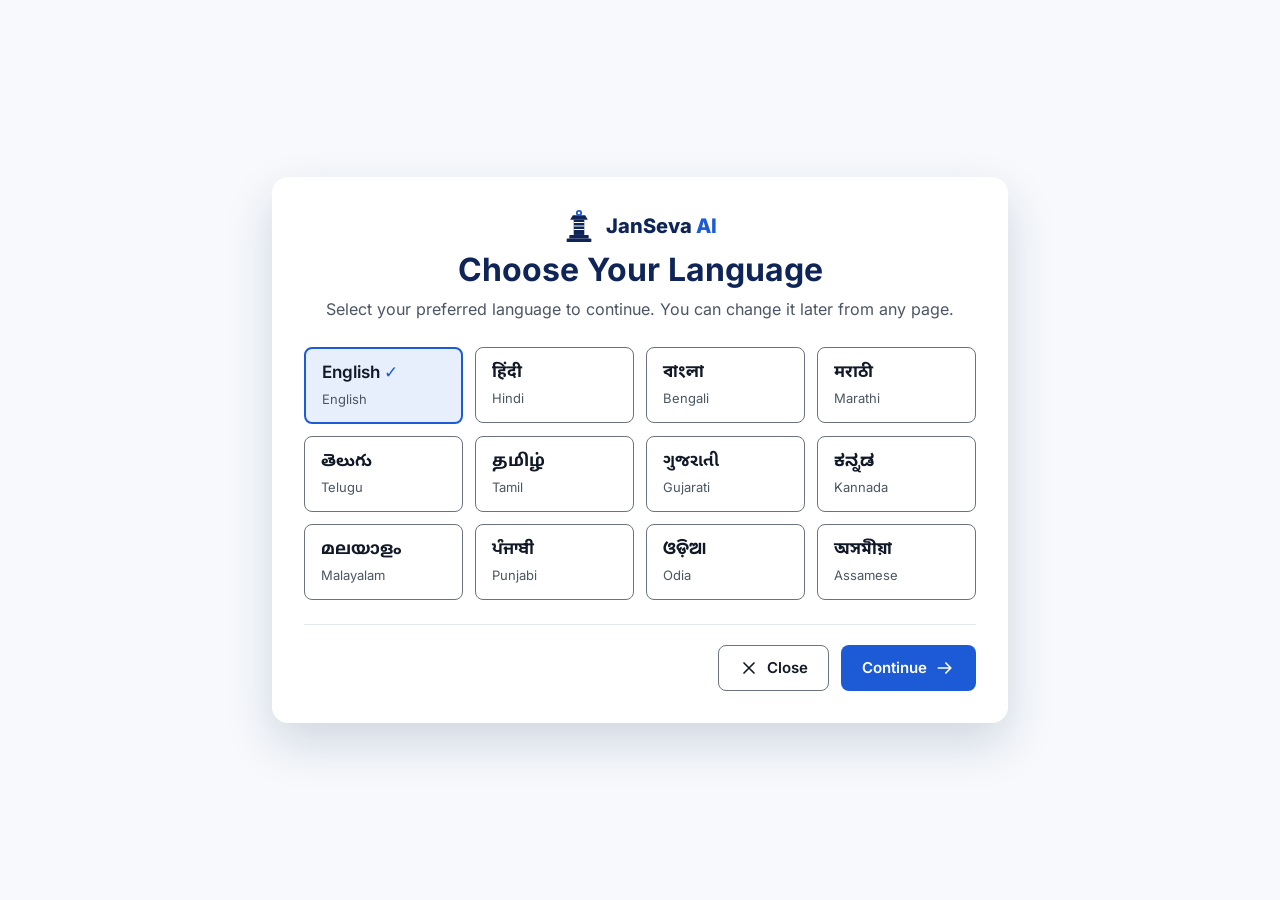
<file: language.html>
<!DOCTYPE html>
<html lang="en">

<head>
  <meta charset="utf-8">
  <meta name="viewport" content="width=device-width, initial-scale=1">
  <title data-i18n="title.language">Choose your language · JanSeva AI</title>
  <meta name="description" content="Pick one of twelve languages for the whole of JanSeva AI.">
  <meta name="theme-color" content="#0F2557">
  <link rel="icon" href="assets/img/favicon.svg" type="image/svg+xml">

  <!-- Load order matters: tokens define the variables every later file reads,
     fonts registers the ten families, then base, layout, components, pages. -->
  <link rel="stylesheet" href="assets/css/tokens.css">
  <link rel="stylesheet" href="assets/css/fonts.css">
  <link rel="stylesheet" href="assets/css/base.css">
  <link rel="stylesheet" href="assets/css/layout.css">
  <link rel="stylesheet" href="assets/css/components.css">
  <link rel="stylesheet" href="assets/css/pages.css">
</head>

<body>
  <a class="skip-link" href="#main" data-i18n="a11y.skip">Skip to main content</a>
  <div id="live-region" class="sr-only" role="status" aria-live="polite"></div>
  <main id="main" class="lang-page">
    <div class="lang-card">

      <div class="lang-card__head">
        <a class="site-header__brand" href="index.html"><img src="assets/img/logo.svg" width="30" height="34"
            alt=""><span>JanSeva&nbsp;<em>AI</em></span></a>
        <h1 data-i18n="lang.heading">Choose Your Language</h1>
        <p data-i18n="lang.sub">Select your preferred language to continue. You can change it later from any page.</p>
      </div>

      <h2 class="sr-only" data-i18n="lang.available">Available languages</h2>
      <ul class="lang-grid">
        <li>
          <button class="lang-tile" type="button" data-lang="en" aria-pressed="true" lang="en">
            <span class="lang-tile__native">English</span>
            <span class="lang-tile__latin" lang="en">English</span>
          </button>
        </li>
        <li>
          <button class="lang-tile" type="button" data-lang="hi" aria-pressed="false" lang="hi">
            <span class="lang-tile__native">हिंदी</span>
            <span class="lang-tile__latin" lang="en">Hindi</span>
          </button>
        </li>
        <li>
          <button class="lang-tile" type="button" data-lang="bn" aria-pressed="false" lang="bn">
            <span class="lang-tile__native">বাংলা</span>
            <span class="lang-tile__latin" lang="en">Bengali</span>
          </button>
        </li>
        <li>
          <button class="lang-tile" type="button" data-lang="mr" aria-pressed="false" lang="mr">
            <span class="lang-tile__native">मराठी</span>
            <span class="lang-tile__latin" lang="en">Marathi</span>
          </button>
        </li>
        <li>
          <button class="lang-tile" type="button" data-lang="te" aria-pressed="false" lang="te">
            <span class="lang-tile__native">తెలుగు</span>
            <span class="lang-tile__latin" lang="en">Telugu</span>
          </button>
        </li>
        <li>
          <button class="lang-tile" type="button" data-lang="ta" aria-pressed="false" lang="ta">
            <span class="lang-tile__native">தமிழ்</span>
            <span class="lang-tile__latin" lang="en">Tamil</span>
          </button>
        </li>
        <li>
          <button class="lang-tile" type="button" data-lang="gu" aria-pressed="false" lang="gu">
            <span class="lang-tile__native">ગુજરાતી</span>
            <span class="lang-tile__latin" lang="en">Gujarati</span>
          </button>
        </li>
        <li>
          <button class="lang-tile" type="button" data-lang="kn" aria-pressed="false" lang="kn">
            <span class="lang-tile__native">ಕನ್ನಡ</span>
            <span class="lang-tile__latin" lang="en">Kannada</span>
          </button>
        </li>
        <li>
          <button class="lang-tile" type="button" data-lang="ml" aria-pressed="false" lang="ml">
            <span class="lang-tile__native">മലയാളം</span>
            <span class="lang-tile__latin" lang="en">Malayalam</span>
          </button>
        </li>
        <li>
          <button class="lang-tile" type="button" data-lang="pa" aria-pressed="false" lang="pa">
            <span class="lang-tile__native">ਪੰਜਾਬੀ</span>
            <span class="lang-tile__latin" lang="en">Punjabi</span>
          </button>
        </li>
        <li>
          <button class="lang-tile" type="button" data-lang="or" aria-pressed="false" lang="or">
            <span class="lang-tile__native">ଓଡ଼ିଆ</span>
            <span class="lang-tile__latin" lang="en">Odia</span>
          </button>
        </li>
        <li>
          <button class="lang-tile" type="button" data-lang="as" aria-pressed="false" lang="as">
            <span class="lang-tile__native">অসমীয়া</span>
            <span class="lang-tile__latin" lang="en">Assamese</span>
          </button>
        </li>
      </ul>

      <div class="lang-card__foot">
        <a class="btn btn--secondary" href="index.html"><svg class="icon" viewBox="0 0 24 24" fill="none"
            stroke="currentColor" stroke-width="2" stroke-linecap="round" stroke-linejoin="round" aria-hidden="true">
            <path d="M6 6l12 12M18 6L6 18" />
          </svg><span data-i18n="action.close">Close</span></a>
        <a class="btn btn--primary" href="dashboard.html">
          <span data-i18n="action.continue">Continue</span><svg class="icon" viewBox="0 0 24 24" fill="none"
            stroke="currentColor" stroke-width="2" stroke-linecap="round" stroke-linejoin="round" aria-hidden="true">
            <path d="M4 12h15M13 6l6 6-6 6" />
          </svg>
        </a>
      </div>

    </div>
  </main>
  <script src="assets/js/i18n.js"></script>
  <script src="assets/js/demo-data.js"></script>
  <script src="assets/js/app.js"></script>
</body>

</html>
</file>
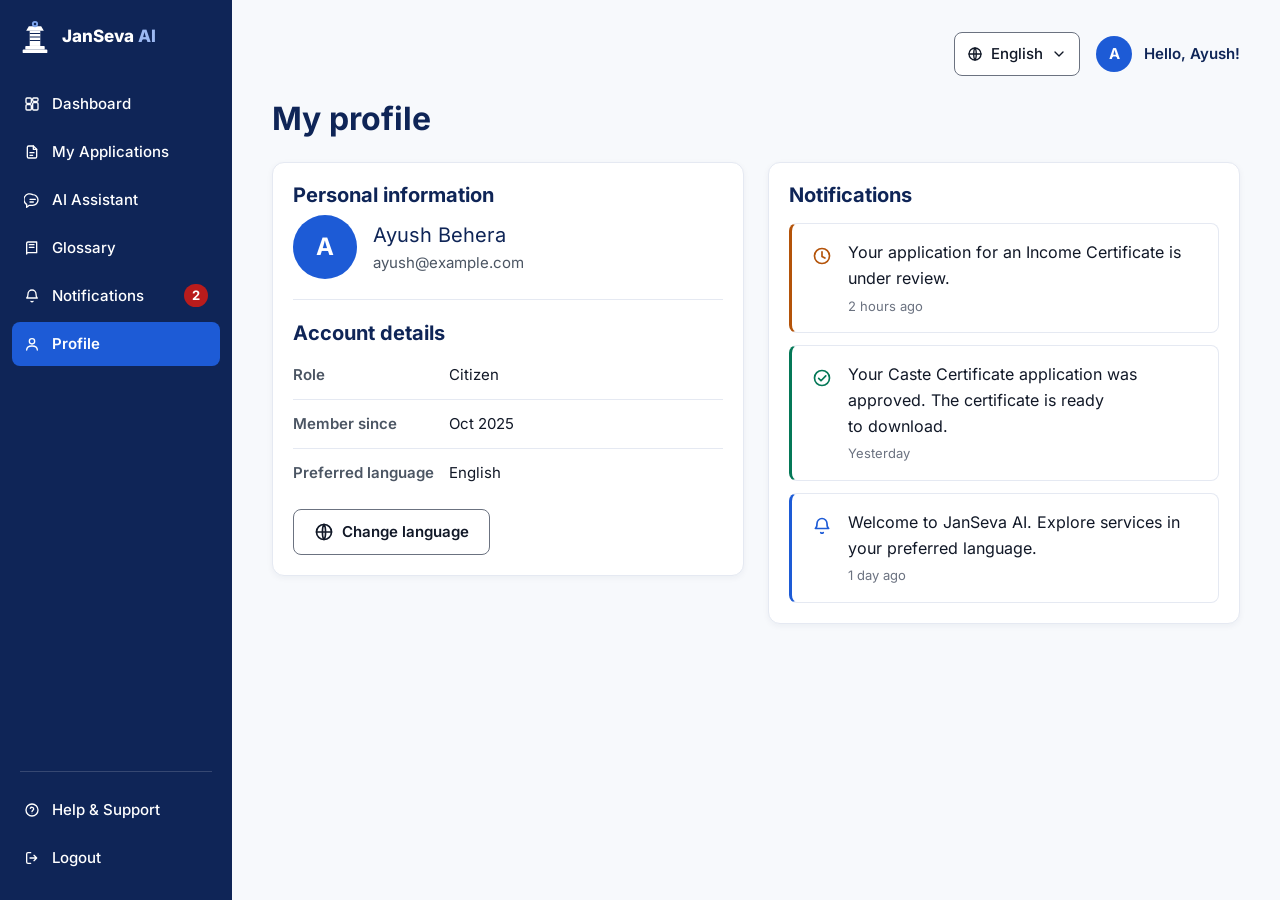
<file: profile.html>
<!DOCTYPE html>
<html lang="en">

<head>
  <meta charset="utf-8">
  <meta name="viewport" content="width=device-width, initial-scale=1">
  <title data-i18n="title.profile">My profile · JanSeva AI</title>
  <meta name="description" content="Your account details and notifications.">
  <meta name="theme-color" content="#0F2557">
  <link rel="icon" href="assets/img/favicon.svg" type="image/svg+xml">

  <!-- Load order matters: tokens define the variables every later file reads,
     fonts registers the ten families, then base, layout, components, pages. -->
  <link rel="stylesheet" href="assets/css/tokens.css">
  <link rel="stylesheet" href="assets/css/fonts.css">
  <link rel="stylesheet" href="assets/css/base.css">
  <link rel="stylesheet" href="assets/css/layout.css">
  <link rel="stylesheet" href="assets/css/components.css">
  <link rel="stylesheet" href="assets/css/pages.css">
</head>

<body>
  <a class="skip-link" href="#main" data-i18n="a11y.skip">Skip to main content</a>
  <div id="live-region" class="sr-only" role="status" aria-live="polite"></div>
  <div class="app-shell">
      <nav class="sidebar" data-i18n-label="sidebar.aria" aria-label="Your account">
        <a class="sidebar__brand" href="dashboard.html"><img src="assets/img/logo-light.svg" width="30" height="34"
            alt=""><span>JanSeva&nbsp;<em>AI</em></span></a>
        <a class="sidebar__link" href="dashboard.html"><svg class="icon icon--sm" viewBox="0 0 24 24" fill="none"
            stroke="currentColor" stroke-width="2" stroke-linecap="round" stroke-linejoin="round" aria-hidden="true">
            <rect x="3" y="3" width="8" height="8" rx="1.5" />
            <rect x="13" y="3" width="8" height="5" rx="1.5" />
            <rect x="13" y="10" width="8" height="11" rx="1.5" />
            <rect x="3" y="13" width="8" height="8" rx="1.5" />
          </svg><span data-i18n="nav.dashboard">Dashboard</span></a>
        <a class="sidebar__link" href="profile.html"><svg class="icon icon--sm" viewBox="0 0 24 24" fill="none"
            stroke="currentColor" stroke-width="2" stroke-linecap="round" stroke-linejoin="round" aria-hidden="true">
            <path d="M14 3H7a2 2 0 0 0-2 2v14a2 2 0 0 0 2 2h10a2 2 0 0 0 2-2V8z" />
            <path d="M14 3v5h5M9 13h6M9 17h4" />
          </svg><span data-i18n="nav.myApplications">My Applications</span></a>
        <a class="sidebar__link" href="assistant.html"><svg class="icon icon--sm" viewBox="0 0 24 24" fill="none"
            stroke="currentColor" stroke-width="2" stroke-linecap="round" stroke-linejoin="round" aria-hidden="true">
            <path d="M21 12a8 8 0 0 1-8 8H8l-4 3v-4.5A8 8 0 0 1 13 4a8 8 0 0 1 8 8z" />
            <path d="M9 11h8M9 15h5" />
          </svg><span data-i18n="nav.assistant">AI Assistant</span></a>
        <a class="sidebar__link" href="glossary.html"><svg class="icon icon--sm" viewBox="0 0 24 24" fill="none"
            stroke="currentColor" stroke-width="2" stroke-linecap="round" stroke-linejoin="round" aria-hidden="true">
            <path d="M4 5a2 2 0 0 1 2-2h13v16H6a2 2 0 0 0-2 2z" />
            <path d="M8 7h7M8 11h7" />
          </svg><span data-i18n="nav.glossary">Glossary</span></a>
        <a class="sidebar__link" href="profile.html#notifications"><svg class="icon icon--sm" viewBox="0 0 24 24"
            fill="none" stroke="currentColor" stroke-width="2" stroke-linecap="round" stroke-linejoin="round"
            aria-hidden="true">
            <path d="M18 9a6 6 0 1 0-12 0c0 5-2 6-2 6h16s-2-1-2-6" />
            <path d="M10.5 20a2 2 0 0 0 3 0" />
          </svg><span data-i18n="nav.notifications">Notifications</span><span class="badge">2<span class="sr-only"
              data-i18n="badge.unread"> unread</span></span></a>
        <a class="sidebar__link" href="profile.html" aria-current="page"><svg class="icon icon--sm" viewBox="0 0 24 24"
            fill="none" stroke="currentColor" stroke-width="2" stroke-linecap="round" stroke-linejoin="round"
            aria-hidden="true">
            <circle cx="12" cy="8" r="4" />
            <path d="M4 21c0-4 3.6-6 8-6s8 2 8 6" />
          </svg><span data-i18n="nav.profile">Profile</span></a>
        <span class="sidebar__gap"></span>
        <hr class="sidebar__divider">
        <a class="sidebar__link" href="assistant.html"><svg class="icon icon--sm" viewBox="0 0 24 24" fill="none"
            stroke="currentColor" stroke-width="2" stroke-linecap="round" stroke-linejoin="round" aria-hidden="true">
            <circle cx="12" cy="12" r="9" />
            <path d="M9.5 9.5a2.6 2.6 0 0 1 5 1c0 1.8-2.5 2-2.5 4" />
            <circle cx="12" cy="17.5" r=".6" fill="currentColor" stroke="none" />
          </svg><span data-i18n="nav.helpSupport">Help &amp; Support</span></a>
        <a class="sidebar__link" href="index.html"><svg class="icon icon--sm" viewBox="0 0 24 24" fill="none"
            stroke="currentColor" stroke-width="2" stroke-linecap="round" stroke-linejoin="round" aria-hidden="true">
            <path d="M10 20H6a2 2 0 0 1-2-2V6a2 2 0 0 1 2-2h4" />
            <path d="M15 8l4 4-4 4M19 12H9" />
          </svg><span data-i18n="nav.logout">Logout</span></a>
      </nav>

      <main id="main" class="app-main">
        <div class="app-bar">
          <span class="app-bar__spacer"></span>
            <a class="lang-switch" href="language.html" data-i18n-label="lang.switch" aria-label="Change language">
              <svg class="icon icon--sm" viewBox="0 0 24 24" fill="none" stroke="currentColor" stroke-width="2"
                stroke-linecap="round" stroke-linejoin="round" aria-hidden="true">
                <circle cx="12" cy="12" r="9" />
                <path d="M3 12h18M12 3c2.5 2.6 2.5 15.4 0 18M12 3c-2.5 2.6-2.5 15.4 0 18" />
              </svg><span data-lang-display>English</span><svg class="icon icon--sm" viewBox="0 0 24 24" fill="none"
                stroke="currentColor" stroke-width="2" stroke-linecap="round" stroke-linejoin="round"
                aria-hidden="true">
                <path d="M6 9l6 6 6-6" />
              </svg>
            </a>
            <a class="app-bar__user" href="profile.html">
              <span class="avatar"><span data-user="initial">A</span></span>
              <span data-i18n-rich="appbar.hello">Hello, <span data-i18n-slot="name"
                  data-user="firstName">Ayush</span>!</span>
            </a>
        </div>

        <h1 class="u-mb-6" data-i18n="profile.heading">My profile</h1>

        <div class="profile-layout">

          <section class="card" aria-labelledby="pi-head">
            <h2 class="card__title" id="pi-head" data-i18n="profile.personalInfo">Personal information</h2>

            <div class="profile-id">
              <span class="avatar avatar--lg"><span data-user="initial">A</span></span>
              <div>
                <div class="profile-id__name" data-user="name">Ayush Behera</div>
                <div class="profile-id__mail" data-user="email">ayush@example.com</div>
              </div>
            </div>

            <h3 class="u-mb-4" data-i18n="profile.accountDetails">Account details</h3>
            <dl class="dl">
              <div>
                <dt data-i18n="profile.roleLabel">Role</dt>
                <dd data-user="role" data-i18n="profile.roleValue">Citizen</dd>
              </div>
              <div>
                <dt data-i18n="profile.memberSinceLabel">Member since</dt>
                <dd data-user="memberSince" data-i18n="profile.memberSinceValue">Oct 2025</dd>
              </div>
              <div>
                <dt data-i18n="profile.preferredLangLabel">Preferred language</dt>
                <dd><span data-lang-display>English</span></dd>
              </div>
            </dl>

            <a class="btn btn--secondary u-mt-6" href="language.html">
              <svg class="icon" viewBox="0 0 24 24" fill="none" stroke="currentColor" stroke-width="2"
                stroke-linecap="round" stroke-linejoin="round" aria-hidden="true">
                <circle cx="12" cy="12" r="9" />
                <path d="M3 12h18M12 3c2.5 2.6 2.5 15.4 0 18M12 3c-2.5 2.6-2.5 15.4 0 18" />
              </svg><span data-i18n="lang.switch">Change language</span>
            </a>
          </section>

          <section class="card" id="notifications" aria-labelledby="nt-head">
            <h2 class="card__title" id="nt-head" data-i18n="nav.notifications">Notifications</h2>
            <ul class="notices u-mt-4">
              <li class="notice notice--warning">
                <span class="notice__icon"><svg class="icon" viewBox="0 0 24 24" fill="none" stroke="currentColor"
                    stroke-width="2" stroke-linecap="round" stroke-linejoin="round" aria-hidden="true">
                    <circle cx="12" cy="12" r="9" />
                    <path d="M12 7v5.5l3.5 2" />
                  </svg></span>
                <div class="notice__body">
                  <p data-i18n="profile.notif1">Your application for an Income Certificate is under review.</p>
                  <span class="notice__time" data-i18n="profile.notif1Time">2 hours ago</span>
                </div>
              </li>
              <li class="notice notice--success">
                <span class="notice__icon"><svg class="icon" viewBox="0 0 24 24" fill="none" stroke="currentColor"
                    stroke-width="2" stroke-linecap="round" stroke-linejoin="round" aria-hidden="true">
                    <circle cx="12" cy="12" r="9" />
                    <path d="M8 12.5l2.8 2.8L16.5 9.5" />
                  </svg></span>
                <div class="notice__body">
                  <p data-i18n="profile.notif2">Your Caste Certificate application was approved. The certificate is
                    ready to download.</p>
                  <span class="notice__time" data-i18n="profile.notif2Time">Yesterday</span>
                </div>
              </li>
              <li class="notice">
                <span class="notice__icon"><svg class="icon" viewBox="0 0 24 24" fill="none" stroke="currentColor"
                    stroke-width="2" stroke-linecap="round" stroke-linejoin="round" aria-hidden="true">
                    <path d="M18 9a6 6 0 1 0-12 0c0 5-2 6-2 6h16s-2-1-2-6" />
                    <path d="M10.5 20a2 2 0 0 0 3 0" />
                  </svg></span>
                <div class="notice__body">
                  <p data-i18n="profile.notif3">Welcome to JanSeva AI. Explore services in your preferred language.</p>
                  <span class="notice__time" data-i18n="profile.notif3Time">1 day ago</span>
                </div>
              </li>
            </ul>
          </section>

        </div>

      </main>
  </div>
  <script src="assets/js/i18n.js"></script>
  <script src="assets/js/demo-data.js"></script>
  <script src="assets/js/app.js"></script>
</body>

</html>
</file>
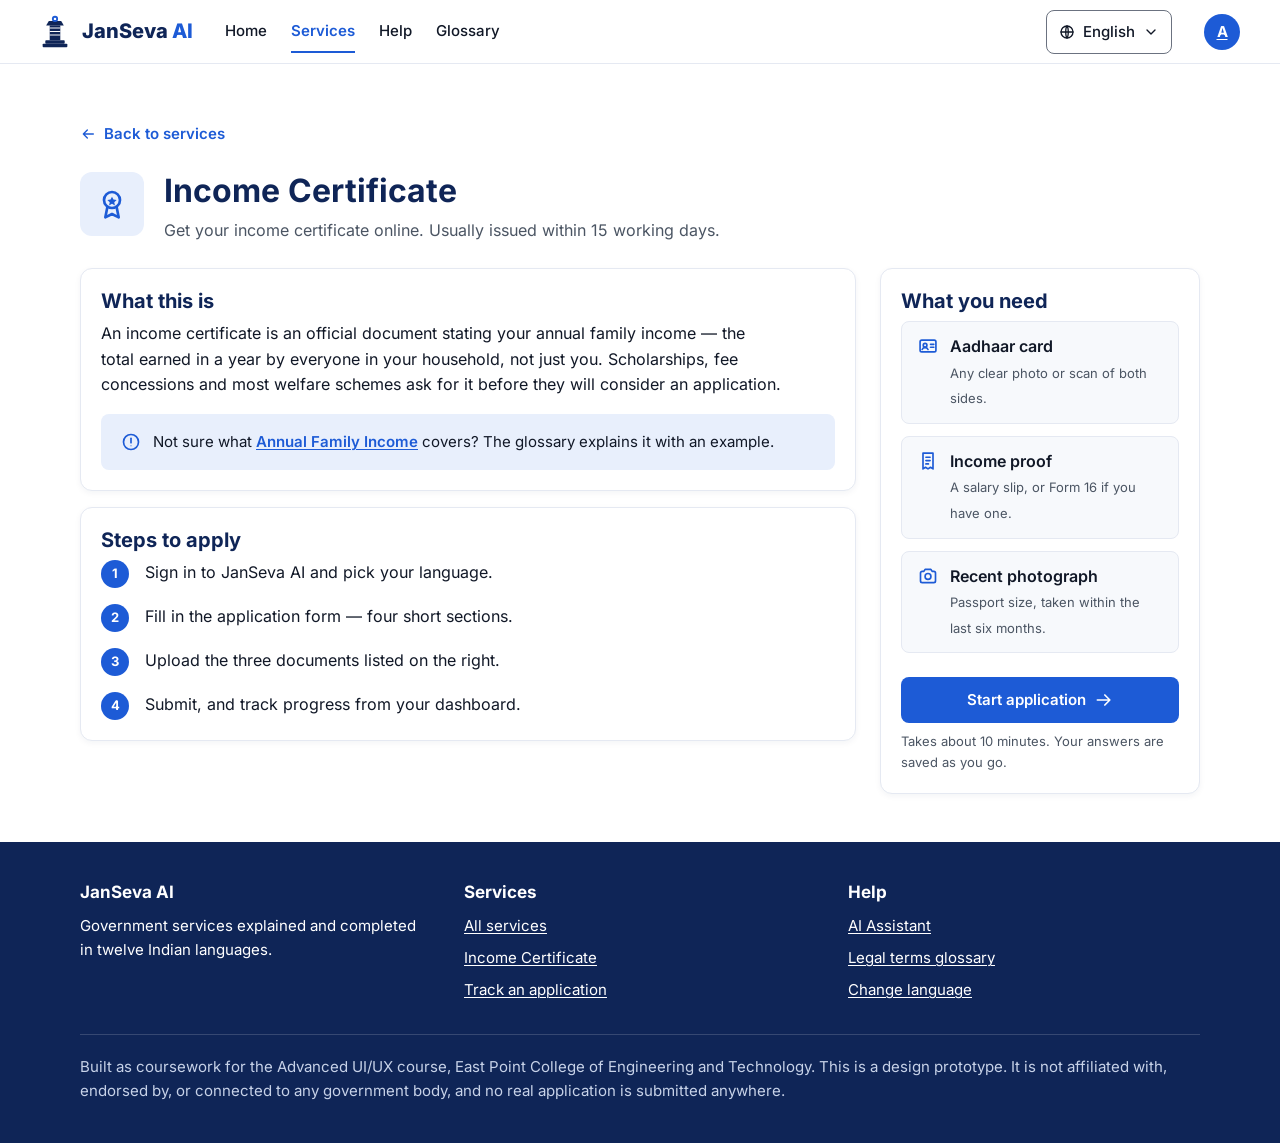
<file: service-income-certificate.html>
<!DOCTYPE html>
<html lang="en">

<head>
  <meta charset="utf-8">
  <meta name="viewport" content="width=device-width, initial-scale=1">
  <title data-i18n="title.incomeCert">Income Certificate · JanSeva AI</title>
  <meta name="description" content="What an income certificate is, who needs one, and how to apply.">
  <meta name="theme-color" content="#0F2557">
  <link rel="icon" href="assets/img/favicon.svg" type="image/svg+xml">

  <!-- Load order matters: tokens define the variables every later file reads,
     fonts registers the ten families, then base, layout, components, pages. -->
  <link rel="stylesheet" href="assets/css/tokens.css">
  <link rel="stylesheet" href="assets/css/fonts.css">
  <link rel="stylesheet" href="assets/css/base.css">
  <link rel="stylesheet" href="assets/css/layout.css">
  <link rel="stylesheet" href="assets/css/components.css">
  <link rel="stylesheet" href="assets/css/pages.css">
</head>

<body>
  <a class="skip-link" href="#main" data-i18n="a11y.skip">Skip to main content</a>
  <div id="live-region" class="sr-only" role="status" aria-live="polite"></div>
  <header class="site-header">
    <a class="site-header__brand" href="index.html"><img src="assets/img/logo.svg" width="30" height="34"
        alt=""><span>JanSeva&nbsp;<em>AI</em></span></a>
      <button class="nav-toggle" type="button" aria-expanded="false" aria-controls="site-nav" data-i18n-label="nav.menu"
        aria-label="Main menu">
        <svg class="icon" viewBox="0 0 24 24" fill="none" stroke="currentColor" stroke-width="2" stroke-linecap="round"
          stroke-linejoin="round" aria-hidden="true">
          <path d="M4 7h16M4 12h16M4 17h16" />
        </svg>
      </button>
        <nav class="site-nav" id="site-nav" data-i18n-label="nav.main" aria-label="Main">
          <a href="index.html" data-i18n="nav.home">Home</a>
          <a href="services.html" aria-current="page" data-i18n="nav.services">Services</a>
          <a href="assistant.html" data-i18n="nav.help">Help</a>
          <a href="glossary.html" data-i18n="nav.glossary">Glossary</a>
        </nav>
        <span class="site-header__spacer"></span>
        <a class="lang-switch" href="language.html" data-i18n-label="lang.switch" aria-label="Change language">
          <svg class="icon icon--sm" viewBox="0 0 24 24" fill="none" stroke="currentColor" stroke-width="2"
            stroke-linecap="round" stroke-linejoin="round" aria-hidden="true">
            <circle cx="12" cy="12" r="9" />
            <path d="M3 12h18M12 3c2.5 2.6 2.5 15.4 0 18M12 3c-2.5 2.6-2.5 15.4 0 18" />
          </svg><span data-lang-display>English</span><svg class="icon icon--sm" viewBox="0 0 24 24" fill="none"
            stroke="currentColor" stroke-width="2" stroke-linecap="round" stroke-linejoin="round" aria-hidden="true">
            <path d="M6 9l6 6 6-6" />
          </svg>
        </a>
        <a class="avatar" href="profile.html" data-i18n-label="nav.profileAria" aria-label="Your profile"><span
            data-user="initial">A</span></a>
  </header>

  <main id="main" class="section container">

    <a class="back-link" href="services.html"><svg class="icon icon--sm" viewBox="0 0 24 24" fill="none"
        stroke="currentColor" stroke-width="2" stroke-linecap="round" stroke-linejoin="round" aria-hidden="true">
        <path d="M20 12H5M11 18l-6-6 6-6" />
      </svg><span data-i18n="svcDetail.back">Back to services</span></a>

    <div class="service-head u-mt-4">
      <span class="service-head__icon" aria-hidden="true"><svg class="icon icon--xl" viewBox="0 0 24 24" fill="none"
          stroke="currentColor" stroke-width="2" stroke-linecap="round" stroke-linejoin="round" aria-hidden="true">
          <circle cx="12" cy="9" r="6" />
          <path d="M12 6.5l1.1 2.2 2.4.3-1.8 1.7.5 2.4-2.2-1.2-2.2 1.2.5-2.4-1.8-1.7 2.4-.3z" fill="currentColor"
            stroke="none" />
          <path d="M8.5 14.5L7 22l5-2.5L17 22l-1.5-7.5" />
        </svg></span>
      <div>
        <h1 data-i18n="service.income.title">Income Certificate</h1>
        <p data-i18n="svcDetail.income.sub">Get your income certificate online. Usually issued within 15 working days.
        </p>
      </div>
    </div>

    <div class="service-layout">
      <div class="u-flow">

        <section class="card">
          <h2 class="card__title" data-i18n="svcDetail.whatIs">What this is</h2>
          <p data-i18n="svcDetail.income.whatBody">
            An income certificate is an official document stating your annual family
            income — the total earned in a year by everyone in your household, not
            just you. Scholarships, fee concessions and most welfare schemes ask for
            it before they will consider an application.
          </p>
          <div class="callout u-mt-4">
            <svg class="icon" viewBox="0 0 24 24" fill="none" stroke="currentColor" stroke-width="2"
              stroke-linecap="round" stroke-linejoin="round" aria-hidden="true">
              <circle cx="12" cy="12" r="9" />
              <path d="M12 7.5v5.5" />
              <circle cx="12" cy="16.5" r=".7" fill="currentColor" stroke="none" />
            </svg>
            <p data-i18n-rich="svcDetail.callout">Not sure what <a href="glossary.html" data-i18n-slot="link"
                data-i18n="glossary.t4.term">annual family income</a> covers?
              The glossary explains it with an example.</p>
          </div>
        </section>

        <section class="card">
          <h2 class="card__title" data-i18n="svcDetail.stepsHead">Steps to apply</h2>
          <ol class="steps">
            <li data-i18n="svcDetail.income.step1">Sign in to JanSeva AI and pick your language.</li>
            <li data-i18n="svcDetail.income.step2">Fill in the application form — four short sections.</li>
            <li data-i18n="svcDetail.income.step3">Upload the three documents listed on the right.</li>
            <li data-i18n="svcDetail.income.step4">Submit, and track progress from your dashboard.</li>
          </ol>
        </section>

      </div>

      <aside class="card" aria-labelledby="need-head">
        <h2 class="card__title" id="need-head" data-i18n="svcDetail.needHead">What you need</h2>
        <ul class="reqs">
          <li><svg class="icon" viewBox="0 0 24 24" fill="none" stroke="currentColor" stroke-width="2"
              stroke-linecap="round" stroke-linejoin="round" aria-hidden="true">
              <rect x="2.5" y="5" width="19" height="14" rx="2" />
              <circle cx="8.5" cy="11" r="2.2" />
              <path d="M5 16.2c.6-1.4 2-2.2 3.5-2.2s2.9.8 3.5 2.2M15 10h4M15 13.5h4" />
            </svg><span><strong data-i18n="svcDetail.req.aadhaar">Aadhaar card</strong><br>
              <span class="field__hint" data-i18n="svcDetail.req.aadhaarHint">Any clear photo or scan of both
                sides.</span></span></li>
          <li><svg class="icon" viewBox="0 0 24 24" fill="none" stroke="currentColor" stroke-width="2"
              stroke-linecap="round" stroke-linejoin="round" aria-hidden="true">
              <path d="M6 2.5h12v19l-3-2-3 2-3-2-3 2z" />
              <path d="M9.5 7.5h5M9.5 11.5h5M9.5 15.5h3" />
            </svg><span><strong data-i18n="svcDetail.req.income">Income proof</strong><br>
              <span class="field__hint" data-i18n="svcDetail.req.incomeHint">A salary slip, or Form 16 if you have
                one.</span></span></li>
          <li><svg class="icon" viewBox="0 0 24 24" fill="none" stroke="currentColor" stroke-width="2"
              stroke-linecap="round" stroke-linejoin="round" aria-hidden="true">
              <path d="M3 8.5A2 2 0 0 1 5 6.5h2L8.5 4h7L17 6.5h2a2 2 0 0 1 2 2V18a2 2 0 0 1-2 2H5a2 2 0 0 1-2-2z" />
              <circle cx="12" cy="12.5" r="3.5" />
            </svg><span><strong data-i18n="svcDetail.req.photo">Recent photograph</strong><br>
              <span class="field__hint" data-i18n="svcDetail.req.photoHint">Passport size, taken within the last six
                months.</span></span></li>
        </ul>
        <a class="btn btn--primary btn--block u-mt-6" href="apply.html">
          <span data-i18n="svcDetail.startApp">Start application</span><svg class="icon" viewBox="0 0 24 24" fill="none"
            stroke="currentColor" stroke-width="2" stroke-linecap="round" stroke-linejoin="round" aria-hidden="true">
            <path d="M4 12h15M13 6l6 6-6 6" />
          </svg>
        </a>
        <p class="field__hint u-mt-2" data-i18n="svcDetail.timeHint">Takes about 10 minutes. Your answers are saved as
          you go.</p>
      </aside>
    </div>

  </main>
  <footer class="site-footer">
    <div class="container">
      <div class="site-footer__grid">
        <div>
          <h2>JanSeva AI</h2>
          <p data-i18n="footer.tagline">Government services explained and completed in twelve Indian languages.</p>
        </div>
        <div>
          <h2 data-i18n="nav.services">Services</h2>
          <ul>
            <li><a href="services.html" data-i18n="footer.allServices">All services</a></li>
            <li><a href="service-income-certificate.html" data-i18n="service.income.title">Income Certificate</a></li>
            <li><a href="apply.html" data-i18n="footer.trackApp">Track an application</a></li>
          </ul>
        </div>
        <div>
          <h2 data-i18n="nav.help">Help</h2>
          <ul>
            <li><a href="assistant.html" data-i18n="nav.assistant">AI Assistant</a></li>
            <li><a href="glossary.html" data-i18n="footer.glossaryLink">Legal terms glossary</a></li>
            <li><a href="language.html" data-i18n="lang.switch">Change language</a></li>
          </ul>
        </div>
      </div>
      <p class="site-footer__note" data-i18n="footer.note">
        Built as coursework for the Advanced UI/UX course, East Point College of
        Engineering and Technology. This is a design prototype. It is not
        affiliated with, endorsed by, or connected to any government body, and
        no real application is submitted anywhere.
      </p>
    </div>
  </footer>
  <script src="assets/js/i18n.js"></script>
  <script src="assets/js/demo-data.js"></script>
  <script src="assets/js/app.js"></script>
</body>

</html>
</file>
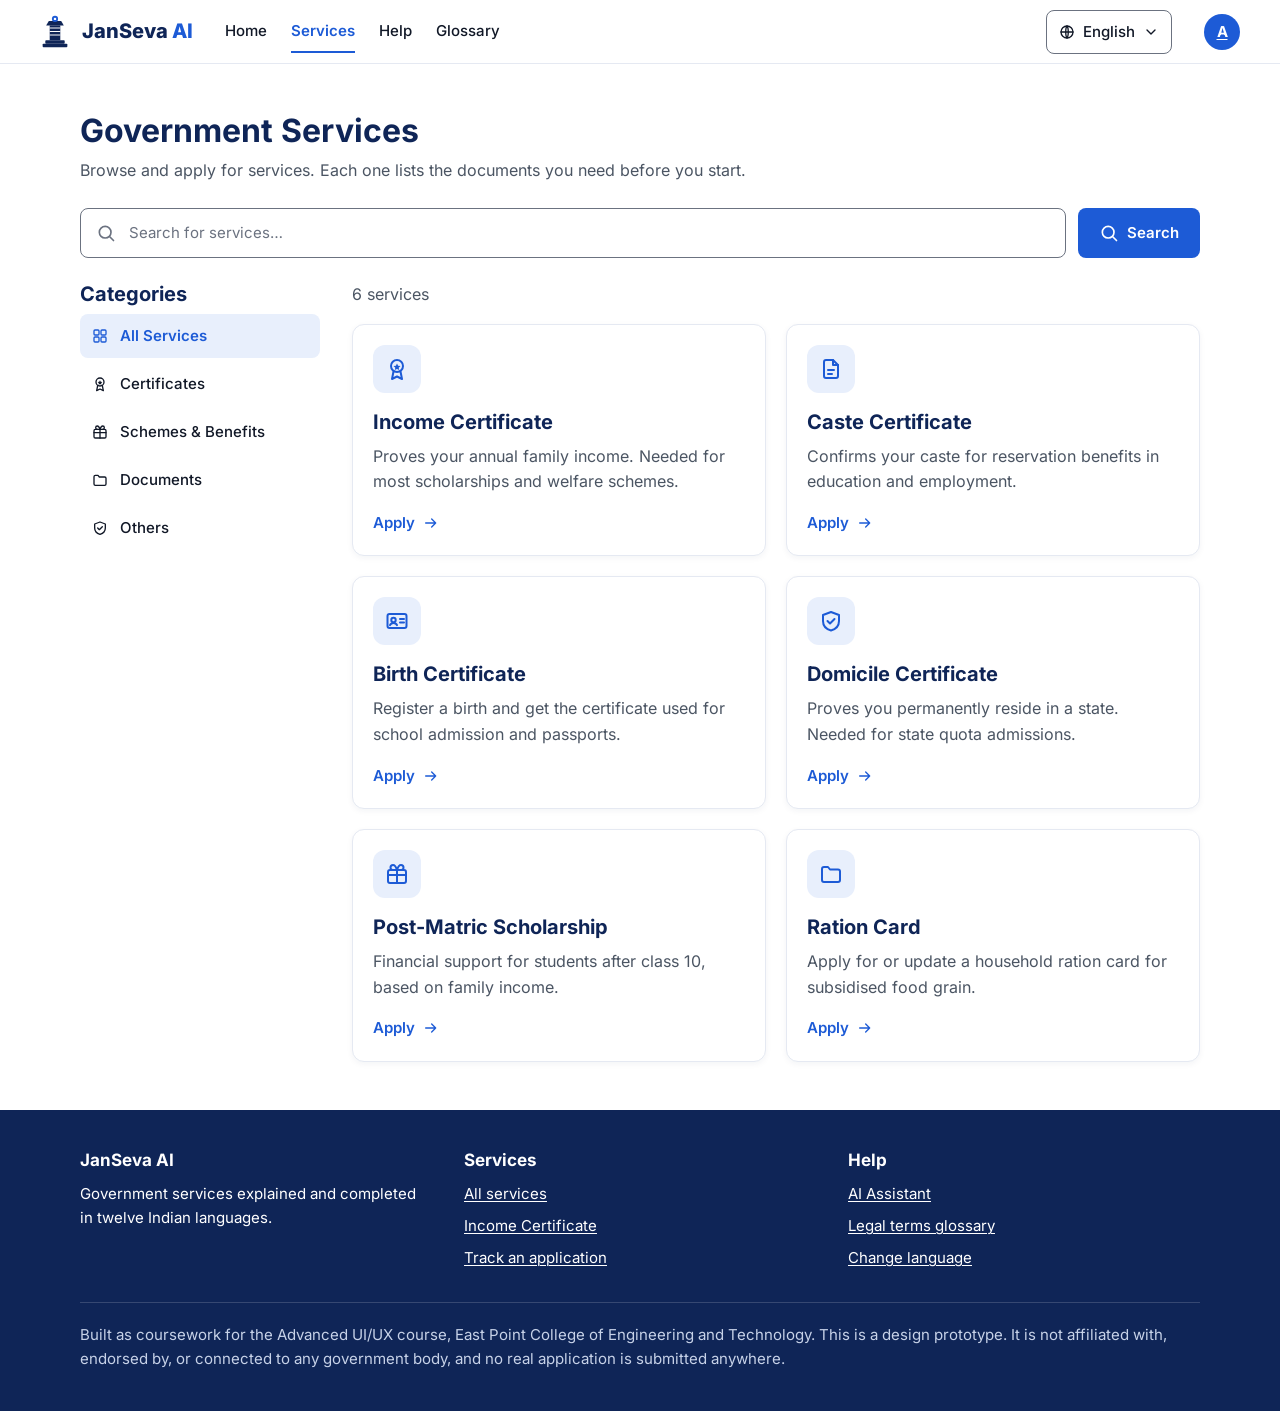
<file: services.html>
<!DOCTYPE html>
<html lang="en">
<head>
<meta charset="utf-8">
<meta name="viewport" content="width=device-width, initial-scale=1">
<title data-i18n="title.services">Government services · JanSeva AI</title>
<meta name="description" content="Browse and apply for Indian government services.">
<meta name="theme-color" content="#0F2557">
<link rel="icon" href="assets/img/favicon.svg" type="image/svg+xml">

<!-- Load order matters: tokens define the variables every later file reads,
     fonts registers the ten families, then base, layout, components, pages. -->
<link rel="stylesheet" href="assets/css/tokens.css">
<link rel="stylesheet" href="assets/css/fonts.css">
<link rel="stylesheet" href="assets/css/base.css">
<link rel="stylesheet" href="assets/css/layout.css">
<link rel="stylesheet" href="assets/css/components.css">
<link rel="stylesheet" href="assets/css/pages.css">
</head>
<body>
<a class="skip-link" href="#main" data-i18n="a11y.skip">Skip to main content</a>
<div id="live-region" class="sr-only" role="status" aria-live="polite"></div>
<header class="site-header">
  <a class="site-header__brand" href="index.html"><img src="assets/img/logo.svg" width="30" height="34" alt=""><span>JanSeva&nbsp;<em>AI</em></span></a>
  <button class="nav-toggle" type="button" aria-expanded="false" aria-controls="site-nav" data-i18n-label="nav.menu" aria-label="Main menu">
    <svg class="icon" viewBox="0 0 24 24" fill="none" stroke="currentColor" stroke-width="2" stroke-linecap="round" stroke-linejoin="round" aria-hidden="true"><path d="M4 7h16M4 12h16M4 17h16"/></svg>
  </button>
  <nav class="site-nav" id="site-nav" data-i18n-label="nav.main" aria-label="Main">
    <a href="index.html" data-i18n="nav.home">Home</a>
    <a href="services.html" aria-current="page" data-i18n="nav.services">Services</a>
    <a href="assistant.html" data-i18n="nav.help">Help</a>
    <a href="glossary.html" data-i18n="nav.glossary">Glossary</a>
  </nav>
  <span class="site-header__spacer"></span>
  <a class="lang-switch" href="language.html" data-i18n-label="lang.switch" aria-label="Change language">
    <svg class="icon icon--sm" viewBox="0 0 24 24" fill="none" stroke="currentColor" stroke-width="2" stroke-linecap="round" stroke-linejoin="round" aria-hidden="true"><circle cx="12" cy="12" r="9"/><path d="M3 12h18M12 3c2.5 2.6 2.5 15.4 0 18M12 3c-2.5 2.6-2.5 15.4 0 18"/></svg><span data-lang-display>English</span><svg class="icon icon--sm" viewBox="0 0 24 24" fill="none" stroke="currentColor" stroke-width="2" stroke-linecap="round" stroke-linejoin="round" aria-hidden="true"><path d="M6 9l6 6 6-6"/></svg>
  </a>
  <a class="avatar" href="profile.html" data-i18n-label="nav.profileAria" aria-label="Your profile"><span data-user="initial">A</span></a>
</header>

<main id="main" class="section container">

  <div class="section__head">
    <h1 data-i18n="services.heading">Government Services</h1>
    <p data-i18n="services.sub">Browse and apply for services. Each one lists the documents you need before you start.</p>
  </div>

  <form class="search u-mb-6" role="search" onsubmit="return false">
    <div class="search__field">
      <svg class="icon" viewBox="0 0 24 24" fill="none" stroke="currentColor" stroke-width="2" stroke-linecap="round" stroke-linejoin="round" aria-hidden="true"><circle cx="11" cy="11" r="7"/><path d="M16.5 16.5L21 21"/></svg>
      <label class="sr-only" for="service-search" data-i18n="services.searchLabel">Search for a service</label>
      <input class="input" id="service-search" type="search"
             data-i18n-placeholder="services.searchPh" placeholder="Search for services…" autocomplete="off">
    </div>
    <button class="btn btn--primary" type="submit">
      <svg class="icon" viewBox="0 0 24 24" fill="none" stroke="currentColor" stroke-width="2" stroke-linecap="round" stroke-linejoin="round" aria-hidden="true"><circle cx="11" cy="11" r="7"/><path d="M16.5 16.5L21 21"/></svg><span data-i18n="action.search">Search</span>
    </button>
  </form>

  <div class="split">
    <aside aria-labelledby="cat-head">
      <h2 class="card__title" id="cat-head" data-i18n="services.categories">Categories</h2>
      <nav aria-labelledby="cat-head">
        <ul class="filters">
            <li><a href="services.html" data-cat="all" aria-current="true"><svg class="icon icon--sm" viewBox="0 0 24 24" fill="none" stroke="currentColor" stroke-width="2" stroke-linecap="round" stroke-linejoin="round" aria-hidden="true"><rect x="3" y="3" width="7.5" height="7.5" rx="1.5"/><rect x="13.5" y="3" width="7.5" height="7.5" rx="1.5"/><rect x="3" y="13.5" width="7.5" height="7.5" rx="1.5"/><rect x="13.5" y="13.5" width="7.5" height="7.5" rx="1.5"/></svg><span data-i18n="services.cat.all">All Services</span></a></li>
            <li><a href="services.html" data-cat="certificates"><svg class="icon icon--sm" viewBox="0 0 24 24" fill="none" stroke="currentColor" stroke-width="2" stroke-linecap="round" stroke-linejoin="round" aria-hidden="true"><circle cx="12" cy="9" r="6"/><path d="M12 6.5l1.1 2.2 2.4.3-1.8 1.7.5 2.4-2.2-1.2-2.2 1.2.5-2.4-1.8-1.7 2.4-.3z" fill="currentColor" stroke="none"/><path d="M8.5 14.5L7 22l5-2.5L17 22l-1.5-7.5"/></svg><span data-i18n="services.cat.certificates">Certificates</span></a></li>
            <li><a href="services.html" data-cat="schemes"><svg class="icon icon--sm" viewBox="0 0 24 24" fill="none" stroke="currentColor" stroke-width="2" stroke-linecap="round" stroke-linejoin="round" aria-hidden="true"><rect x="3" y="8" width="18" height="13" rx="2"/><path d="M3 13h18M12 8v13"/><path d="M12 8S10.5 3 8 3a2.2 2.2 0 0 0 0 5M12 8s1.5-5 4-5a2.2 2.2 0 0 1 0 5"/></svg><span data-i18n="services.cat.schemes">Schemes &amp; Benefits</span></a></li>
            <li><a href="services.html" data-cat="documents"><svg class="icon icon--sm" viewBox="0 0 24 24" fill="none" stroke="currentColor" stroke-width="2" stroke-linecap="round" stroke-linejoin="round" aria-hidden="true"><path d="M3 7a2 2 0 0 1 2-2h4l2 2.5h8a2 2 0 0 1 2 2V18a2 2 0 0 1-2 2H5a2 2 0 0 1-2-2z"/></svg><span data-i18n="services.cat.documents">Documents</span></a></li>
            <li><a href="services.html" data-cat="others"><svg class="icon icon--sm" viewBox="0 0 24 24" fill="none" stroke="currentColor" stroke-width="2" stroke-linecap="round" stroke-linejoin="round" aria-hidden="true"><path d="M12 3l8 3v6c0 5-3.4 8.2-8 9.5-4.6-1.3-8-4.5-8-9.5V6z"/><path d="M8.5 12l2.5 2.5L15.5 10"/></svg><span data-i18n="services.cat.others">Others</span></a></li>
        </ul>
      </nav>
    </aside>

    <section aria-labelledby="svc-head">
      <h2 class="sr-only" id="svc-head" data-i18n="nav.services">Services</h2>
      <p class="u-muted u-mb-4" id="service-count">6 services</p>
      <div class="grid grid--2">
          <a class="card card-link" href="service-income-certificate.html" data-service="Income Certificate" data-cats="certificates">
            <div class="card__icon"><svg class="icon icon--lg" viewBox="0 0 24 24" fill="none" stroke="currentColor" stroke-width="2" stroke-linecap="round" stroke-linejoin="round" aria-hidden="true"><circle cx="12" cy="9" r="6"/><path d="M12 6.5l1.1 2.2 2.4.3-1.8 1.7.5 2.4-2.2-1.2-2.2 1.2.5-2.4-1.8-1.7 2.4-.3z" fill="currentColor" stroke="none"/><path d="M8.5 14.5L7 22l5-2.5L17 22l-1.5-7.5"/></svg></div>
            <h3 class="card__title" data-i18n="service.income.title">Income Certificate</h3>
            <p class="card__body" data-i18n="service.income.desc">Proves your annual family income. Needed for most scholarships and welfare schemes.</p>
            <span class="card-link__cta"><span data-i18n="action.apply">Apply</span><svg class="icon icon--sm" viewBox="0 0 24 24" fill="none" stroke="currentColor" stroke-width="2" stroke-linecap="round" stroke-linejoin="round" aria-hidden="true"><path d="M4 12h15M13 6l6 6-6 6"/></svg></span>
          </a>
          <a class="card card-link" href="service-income-certificate.html" data-service="Caste Certificate" data-cats="certificates">
            <div class="card__icon"><svg class="icon icon--lg" viewBox="0 0 24 24" fill="none" stroke="currentColor" stroke-width="2" stroke-linecap="round" stroke-linejoin="round" aria-hidden="true"><path d="M14 3H7a2 2 0 0 0-2 2v14a2 2 0 0 0 2 2h10a2 2 0 0 0 2-2V8z"/><path d="M14 3v5h5M9 13h6M9 17h4"/></svg></div>
            <h3 class="card__title" data-i18n="service.caste.title">Caste Certificate</h3>
            <p class="card__body" data-i18n="service.caste.desc">Confirms your caste for reservation benefits in education and employment.</p>
            <span class="card-link__cta"><span data-i18n="action.apply">Apply</span><svg class="icon icon--sm" viewBox="0 0 24 24" fill="none" stroke="currentColor" stroke-width="2" stroke-linecap="round" stroke-linejoin="round" aria-hidden="true"><path d="M4 12h15M13 6l6 6-6 6"/></svg></span>
          </a>
          <a class="card card-link" href="service-income-certificate.html" data-service="Birth Certificate" data-cats="certificates,documents">
            <div class="card__icon"><svg class="icon icon--lg" viewBox="0 0 24 24" fill="none" stroke="currentColor" stroke-width="2" stroke-linecap="round" stroke-linejoin="round" aria-hidden="true"><rect x="2.5" y="5" width="19" height="14" rx="2"/><circle cx="8.5" cy="11" r="2.2"/><path d="M5 16.2c.6-1.4 2-2.2 3.5-2.2s2.9.8 3.5 2.2M15 10h4M15 13.5h4"/></svg></div>
            <h3 class="card__title" data-i18n="service.birth.title">Birth Certificate</h3>
            <p class="card__body" data-i18n="service.birth.desc">Register a birth and get the certificate used for school admission and passports.</p>
            <span class="card-link__cta"><span data-i18n="action.apply">Apply</span><svg class="icon icon--sm" viewBox="0 0 24 24" fill="none" stroke="currentColor" stroke-width="2" stroke-linecap="round" stroke-linejoin="round" aria-hidden="true"><path d="M4 12h15M13 6l6 6-6 6"/></svg></span>
          </a>
          <a class="card card-link" href="service-income-certificate.html" data-service="Domicile Certificate" data-cats="certificates,others">
            <div class="card__icon"><svg class="icon icon--lg" viewBox="0 0 24 24" fill="none" stroke="currentColor" stroke-width="2" stroke-linecap="round" stroke-linejoin="round" aria-hidden="true"><path d="M12 3l8 3v6c0 5-3.4 8.2-8 9.5-4.6-1.3-8-4.5-8-9.5V6z"/><path d="M8.5 12l2.5 2.5L15.5 10"/></svg></div>
            <h3 class="card__title" data-i18n="service.domicile.title">Domicile Certificate</h3>
            <p class="card__body" data-i18n="service.domicile.desc">Proves you permanently reside in a state. Needed for state quota admissions.</p>
            <span class="card-link__cta"><span data-i18n="action.apply">Apply</span><svg class="icon icon--sm" viewBox="0 0 24 24" fill="none" stroke="currentColor" stroke-width="2" stroke-linecap="round" stroke-linejoin="round" aria-hidden="true"><path d="M4 12h15M13 6l6 6-6 6"/></svg></span>
          </a>
          <a class="card card-link" href="service-income-certificate.html" data-service="Post-Matric Scholarship" data-cats="schemes">
            <div class="card__icon"><svg class="icon icon--lg" viewBox="0 0 24 24" fill="none" stroke="currentColor" stroke-width="2" stroke-linecap="round" stroke-linejoin="round" aria-hidden="true"><rect x="3" y="8" width="18" height="13" rx="2"/><path d="M3 13h18M12 8v13"/><path d="M12 8S10.5 3 8 3a2.2 2.2 0 0 0 0 5M12 8s1.5-5 4-5a2.2 2.2 0 0 1 0 5"/></svg></div>
            <h3 class="card__title" data-i18n="service.scholarship.title">Post-Matric Scholarship</h3>
            <p class="card__body" data-i18n="service.scholarship.desc">Financial support for students after class 10, based on family income.</p>
            <span class="card-link__cta"><span data-i18n="action.apply">Apply</span><svg class="icon icon--sm" viewBox="0 0 24 24" fill="none" stroke="currentColor" stroke-width="2" stroke-linecap="round" stroke-linejoin="round" aria-hidden="true"><path d="M4 12h15M13 6l6 6-6 6"/></svg></span>
          </a>
          <a class="card card-link" href="service-income-certificate.html" data-service="Ration Card" data-cats="documents,others">
            <div class="card__icon"><svg class="icon icon--lg" viewBox="0 0 24 24" fill="none" stroke="currentColor" stroke-width="2" stroke-linecap="round" stroke-linejoin="round" aria-hidden="true"><path d="M3 7a2 2 0 0 1 2-2h4l2 2.5h8a2 2 0 0 1 2 2V18a2 2 0 0 1-2 2H5a2 2 0 0 1-2-2z"/></svg></div>
            <h3 class="card__title" data-i18n="service.ration.title">Ration Card</h3>
            <p class="card__body" data-i18n="service.ration.desc">Apply for or update a household ration card for subsidised food grain.</p>
            <span class="card-link__cta"><span data-i18n="action.apply">Apply</span><svg class="icon icon--sm" viewBox="0 0 24 24" fill="none" stroke="currentColor" stroke-width="2" stroke-linecap="round" stroke-linejoin="round" aria-hidden="true"><path d="M4 12h15M13 6l6 6-6 6"/></svg></span>
          </a>
      </div>
    </section>
  </div>

</main>
<footer class="site-footer">
  <div class="container">
    <div class="site-footer__grid">
      <div>
        <h2>JanSeva AI</h2>
        <p data-i18n="footer.tagline">Government services explained and completed in twelve Indian languages.</p>
      </div>
      <div>
        <h2 data-i18n="nav.services">Services</h2>
        <ul>
          <li><a href="services.html" data-i18n="footer.allServices">All services</a></li>
          <li><a href="service-income-certificate.html" data-i18n="service.income.title">Income Certificate</a></li>
          <li><a href="apply.html" data-i18n="footer.trackApp">Track an application</a></li>
        </ul>
      </div>
      <div>
        <h2 data-i18n="nav.help">Help</h2>
        <ul>
          <li><a href="assistant.html" data-i18n="nav.assistant">AI Assistant</a></li>
          <li><a href="glossary.html" data-i18n="footer.glossaryLink">Legal terms glossary</a></li>
          <li><a href="language.html" data-i18n="lang.switch">Change language</a></li>
        </ul>
      </div>
    </div>
    <p class="site-footer__note" data-i18n="footer.note">
      Built as coursework for the Advanced UI/UX course, East Point College of
      Engineering and Technology. This is a design prototype. It is not
      affiliated with, endorsed by, or connected to any government body, and
      no real application is submitted anywhere.
    </p>
  </div>
</footer>
<script src="assets/js/i18n.js"></script>
<script src="assets/js/demo-data.js"></script>
<script src="assets/js/app.js"></script>
</body>
</html>
</file>
<file: assets/css/tokens.css>
/* ==========================================================================
   JanSeva AI — Design tokens
   Single source of truth for colour, type, spacing, radius and elevation.
   Every value below is referenced by variable elsewhere; no component file
   hard-codes a colour or a font size.
   ========================================================================== */

:root {
  /* ---- Brand ---------------------------------------------------------- */
  --c-primary: #1d5bd6;        /* actions, links, active nav            */
  --c-primary-dark: #1749a8;   /* hover / pressed                        */
  --c-primary-light: #e8effc;  /* tinted fills, selected rows            */
  --c-navy: #0f2557;           /* sidebar, headings, logo wordmark       */
  --c-navy-dark: #0a1a3f;      /* sidebar hover                          */

  /* ---- Text ----------------------------------------------------------- */
  --c-text: #111827;           /* body copy — 17.7:1 on white            */
  --c-text-secondary: #4b5563; /* supporting copy — 7.6:1 on white       */
  --c-text-muted: #6b7280;     /* placeholders, timestamps — 4.8:1       */
  --c-text-inverse: #ffffff;

  /* ---- Surfaces ------------------------------------------------------- */
  --c-bg: #ffffff;
  --c-bg-subtle: #f7f9fc;      /* page background behind cards           */
  --c-bg-sunken: #eef2f8;      /* inputs on tinted panels, code blocks   */

  /* ---- Lines ---------------------------------------------------------- */
  /* Decorative only — 1.2:1 and 1.5:1 against white. Never use either as
     the sole boundary of an interactive control: WCAG 1.4.11 wants 3:1
     there, which is why inputs and checkboxes use --c-border-input.      */
  --c-border: #e5e9f2;         /* card and section dividers              */
  --c-border-strong: #d1d5db;  /* heavier divider, still decorative      */
  --c-border-input: #6b7280;   /* control boundaries — 4.8:1             */

  /* ---- Status --------------------------------------------------------- */
  /* Each pair clears 4.5:1 both on white and on its own tint, so status
     text stays readable whichever surface it lands on.                   */
  --c-success: #047857;        /* 5.5:1 white · 4.9:1 tint               */
  --c-success-bg: #e7f5ef;
  --c-warning: #b45309;        /* 5.0:1 white · 4.6:1 tint               */
  --c-warning-bg: #fdf3e7;
  --c-danger: #b91c1c;         /* 6.5:1 white · 5.7:1 tint               */
  --c-danger-bg: #fdecec;
  --c-info: #1d5bd6;           /* 6.0:1 white · 5.2:1 tint               */
  --c-info-bg: #e8effc;

  /* ---- Focus ---------------------------------------------------------- */
  /* 3px ring at 3:1 against both white and navy backgrounds.             */
  --c-focus: #0b3fa8;
  --c-focus-inverse: #ffd166;
  --focus-ring: 0 0 0 3px var(--c-focus);
  --focus-ring-inverse: 0 0 0 3px var(--c-focus-inverse);

  /* ---- Typography ----------------------------------------------------- */
  /* Inter carries Latin; the Noto Sans families are listed after it so a
     Devanagari, Kannada, Tamil, Telugu, Bengali, Gujarati, Gurmukhi, Odia
     or Malayalam glyph falls through to the matching script font. Order
     matters: the browser walks the stack per character, not per string.   */
  --font-sans: "Inter", "Noto Sans Devanagari", "Noto Sans Kannada",
    "Noto Sans Telugu", "Noto Sans Tamil", "Noto Sans Malayalam",
    "Noto Sans Bengali", "Noto Sans Gujarati", "Noto Sans Gurmukhi",
    "Noto Sans Oriya", system-ui, -apple-system, "Segoe UI", sans-serif;

  /* Type scale — 1.250 (major third) from a 16px base, rounded to whole
     pixels. Line heights are unitless so they inherit cleanly.           */
  --fs-display: 2.5rem;   /* 40px — hero headline            */
  --fs-h1: 2rem;          /* 32px — page title               */
  --fs-h2: 1.5rem;        /* 24px — section heading          */
  --fs-h3: 1.25rem;       /* 20px — card heading             */
  --fs-h4: 1.0625rem;     /* 17px — sub-heading              */
  --fs-body: 1rem;        /* 16px — body copy                */
  --fs-sm: 0.9375rem;     /* 15px — nav, secondary copy      */
  --fs-xs: 0.8125rem;     /* 13px — captions, badges         */

  --lh-tight: 1.2;        /* display and headings            */
  --lh-snug: 1.35;        /* card headings                   */
  --lh-body: 1.6;         /* paragraphs — eases Indic scripts*/

  --fw-regular: 400;
  --fw-medium: 500;
  --fw-semibold: 600;
  --fw-bold: 700;
  --fw-black: 800;

  /* ---- Spacing -------------------------------------------------------- */
  /* 4px base grid. Use these, not arbitrary pixel values.                */
  --sp-1: 0.25rem;  /*  4px */
  --sp-2: 0.5rem;   /*  8px */
  --sp-3: 0.75rem;  /* 12px */
  --sp-4: 1rem;     /* 16px */
  --sp-5: 1.25rem;  /* 20px */
  --sp-6: 1.5rem;   /* 24px */
  --sp-8: 2rem;     /* 32px */
  --sp-10: 2.5rem;  /* 40px */
  --sp-12: 3rem;    /* 48px */
  --sp-16: 4rem;    /* 64px */

  /* ---- Radius --------------------------------------------------------- */
  --r-sm: 6px;
  --r-md: 8px;    /* buttons, inputs  */
  --r-lg: 12px;   /* cards            */
  --r-xl: 16px;   /* panels           */
  --r-full: 999px;

  /* ---- Elevation ------------------------------------------------------ */
  --sh-sm: 0 1px 2px rgba(15, 37, 87, 0.06);
  --sh-md: 0 2px 6px rgba(15, 37, 87, 0.05);
  --sh-lg: 0 8px 24px rgba(15, 37, 87, 0.1);
  --sh-xl: 0 20px 48px rgba(15, 37, 87, 0.16);

  /* ---- Layout --------------------------------------------------------- */
  --w-container: 1200px;
  --w-prose: 68ch;        /* ISO 24495-1 readable measure     */
  --h-header: 64px;
  --w-sidebar: 232px;
  --tap-min: 44px;        /* WCAG 2.2 target size             */

  /* ---- Motion --------------------------------------------------------- */
  --t-fast: 120ms;
  --t-base: 180ms;
  --ease: cubic-bezier(0.4, 0, 0.2, 1);
}
</file>
<file: assets/css/fonts.css>
/* ==========================================================================
   JanSeva AI — Typeface loading

   Ten self-hosted families, all woff2, all under assets/fonts/. Nothing is
   fetched from a CDN: a citizen on a slow or filtered connection still gets
   the right script, and the repo is reproducible offline.

   Each face declares a unicode-range, so a browser downloads only the
   scripts a page actually contains. An English page pulls Inter alone
   (~20 KB); switching to Kannada pulls one extra file on demand.

   font-display: swap renders fallback text immediately rather than leaving
   a blank page while a font loads.

   Licences: Inter and Noto Sans are both SIL Open Font License 1.1.
   Per-family LICENSE files sit next to the woff2 files.
   ========================================================================== */

/* ---- Inter — Latin -------------------------------------------- */
@font-face {
  font-family: "Inter";
  font-style: normal;
  font-weight: 400;
  font-display: swap;
  src: url("../fonts/inter/inter-latin-400-normal.woff2") format("woff2");
  unicode-range: U+0000-00FF,U+0131,U+0152-0153,U+02BB-02BC,U+02C6,U+02DA,U+02DC,U+0304,U+0308,U+0329,U+2000-206F,U+20AC,U+2122,U+2191,U+2193,U+2212,U+2215,U+FEFF,U+FFFD;
}
@font-face {
  font-family: "Inter";
  font-style: normal;
  font-weight: 500;
  font-display: swap;
  src: url("../fonts/inter/inter-latin-500-normal.woff2") format("woff2");
  unicode-range: U+0000-00FF,U+0131,U+0152-0153,U+02BB-02BC,U+02C6,U+02DA,U+02DC,U+0304,U+0308,U+0329,U+2000-206F,U+20AC,U+2122,U+2191,U+2193,U+2212,U+2215,U+FEFF,U+FFFD;
}
@font-face {
  font-family: "Inter";
  font-style: normal;
  font-weight: 600;
  font-display: swap;
  src: url("../fonts/inter/inter-latin-600-normal.woff2") format("woff2");
  unicode-range: U+0000-00FF,U+0131,U+0152-0153,U+02BB-02BC,U+02C6,U+02DA,U+02DC,U+0304,U+0308,U+0329,U+2000-206F,U+20AC,U+2122,U+2191,U+2193,U+2212,U+2215,U+FEFF,U+FFFD;
}
@font-face {
  font-family: "Inter";
  font-style: normal;
  font-weight: 700;
  font-display: swap;
  src: url("../fonts/inter/inter-latin-700-normal.woff2") format("woff2");
  unicode-range: U+0000-00FF,U+0131,U+0152-0153,U+02BB-02BC,U+02C6,U+02DA,U+02DC,U+0304,U+0308,U+0329,U+2000-206F,U+20AC,U+2122,U+2191,U+2193,U+2212,U+2215,U+FEFF,U+FFFD;
}
@font-face {
  font-family: "Inter";
  font-style: normal;
  font-weight: 800;
  font-display: swap;
  src: url("../fonts/inter/inter-latin-800-normal.woff2") format("woff2");
  unicode-range: U+0000-00FF,U+0131,U+0152-0153,U+02BB-02BC,U+02C6,U+02DA,U+02DC,U+0304,U+0308,U+0329,U+2000-206F,U+20AC,U+2122,U+2191,U+2193,U+2212,U+2215,U+FEFF,U+FFFD;
}

/* ---- Noto Sans Devanagari — Hindi, Marathi -------------------- */
@font-face {
  font-family: "Noto Sans Devanagari";
  font-style: normal;
  font-weight: 400;
  font-display: swap;
  src: url("../fonts/noto-sans-devanagari/noto-sans-devanagari-devanagari-400-normal.woff2") format("woff2");
  unicode-range: U+0900-097F,U+1CD0-1CF9,U+200C-200D,U+20A8,U+20B9,U+20F0,U+25CC,U+A830-A839,U+A8E0-A8FF,U+11B00-11B09;
}
@font-face {
  font-family: "Noto Sans Devanagari";
  font-style: normal;
  font-weight: 700;
  font-display: swap;
  src: url("../fonts/noto-sans-devanagari/noto-sans-devanagari-devanagari-700-normal.woff2") format("woff2");
  unicode-range: U+0900-097F,U+1CD0-1CF9,U+200C-200D,U+20A8,U+20B9,U+20F0,U+25CC,U+A830-A839,U+A8E0-A8FF,U+11B00-11B09;
}

/* ---- Noto Sans Bengali — Bengali, Assamese -------------------- */
@font-face {
  font-family: "Noto Sans Bengali";
  font-style: normal;
  font-weight: 400;
  font-display: swap;
  src: url("../fonts/noto-sans-bengali/noto-sans-bengali-bengali-400-normal.woff2") format("woff2");
  unicode-range: U+0951-0952,U+0964-0965,U+0980-09FE,U+1CD0,U+1CD2,U+1CD5-1CD6,U+1CD8,U+1CE1,U+1CEA,U+1CED,U+1CF2,U+1CF5-1CF7,U+200C-200D,U+20B9,U+25CC,U+A8F1;
}
@font-face {
  font-family: "Noto Sans Bengali";
  font-style: normal;
  font-weight: 700;
  font-display: swap;
  src: url("../fonts/noto-sans-bengali/noto-sans-bengali-bengali-700-normal.woff2") format("woff2");
  unicode-range: U+0951-0952,U+0964-0965,U+0980-09FE,U+1CD0,U+1CD2,U+1CD5-1CD6,U+1CD8,U+1CE1,U+1CEA,U+1CED,U+1CF2,U+1CF5-1CF7,U+200C-200D,U+20B9,U+25CC,U+A8F1;
}

/* ---- Noto Sans Kannada — Kannada ------------------------------ */
@font-face {
  font-family: "Noto Sans Kannada";
  font-style: normal;
  font-weight: 400;
  font-display: swap;
  src: url("../fonts/noto-sans-kannada/noto-sans-kannada-kannada-400-normal.woff2") format("woff2");
  unicode-range: U+0951-0952,U+0964-0965,U+0C80-0CF3,U+1CD0,U+1CD2-1CD3,U+1CDA,U+1CF2,U+1CF4,U+200C-200D,U+20B9,U+25CC,U+A830-A835;
}
@font-face {
  font-family: "Noto Sans Kannada";
  font-style: normal;
  font-weight: 700;
  font-display: swap;
  src: url("../fonts/noto-sans-kannada/noto-sans-kannada-kannada-700-normal.woff2") format("woff2");
  unicode-range: U+0951-0952,U+0964-0965,U+0C80-0CF3,U+1CD0,U+1CD2-1CD3,U+1CDA,U+1CF2,U+1CF4,U+200C-200D,U+20B9,U+25CC,U+A830-A835;
}

/* ---- Noto Sans Telugu — Telugu -------------------------------- */
@font-face {
  font-family: "Noto Sans Telugu";
  font-style: normal;
  font-weight: 400;
  font-display: swap;
  src: url("../fonts/noto-sans-telugu/noto-sans-telugu-telugu-400-normal.woff2") format("woff2");
  unicode-range: U+0951-0952,U+0964-0965,U+0C00-0C7F,U+1CDA,U+1CF2,U+200C-200D,U+25CC;
}
@font-face {
  font-family: "Noto Sans Telugu";
  font-style: normal;
  font-weight: 700;
  font-display: swap;
  src: url("../fonts/noto-sans-telugu/noto-sans-telugu-telugu-700-normal.woff2") format("woff2");
  unicode-range: U+0951-0952,U+0964-0965,U+0C00-0C7F,U+1CDA,U+1CF2,U+200C-200D,U+25CC;
}

/* ---- Noto Sans Tamil — Tamil ---------------------------------- */
@font-face {
  font-family: "Noto Sans Tamil";
  font-style: normal;
  font-weight: 400;
  font-display: swap;
  src: url("../fonts/noto-sans-tamil/noto-sans-tamil-tamil-400-normal.woff2") format("woff2");
  unicode-range: U+0964-0965,U+0B82-0BFA,U+200C-200D,U+20B9,U+25CC;
}
@font-face {
  font-family: "Noto Sans Tamil";
  font-style: normal;
  font-weight: 700;
  font-display: swap;
  src: url("../fonts/noto-sans-tamil/noto-sans-tamil-tamil-700-normal.woff2") format("woff2");
  unicode-range: U+0964-0965,U+0B82-0BFA,U+200C-200D,U+20B9,U+25CC;
}

/* ---- Noto Sans Malayalam — Malayalam -------------------------- */
@font-face {
  font-family: "Noto Sans Malayalam";
  font-style: normal;
  font-weight: 400;
  font-display: swap;
  src: url("../fonts/noto-sans-malayalam/noto-sans-malayalam-malayalam-400-normal.woff2") format("woff2");
  unicode-range: U+0307,U+0323,U+0951-0952,U+0964-0965,U+0D00-0D7F,U+1CDA,U+1CF2,U+200C-200D,U+20B9,U+25CC,U+A830-A832;
}
@font-face {
  font-family: "Noto Sans Malayalam";
  font-style: normal;
  font-weight: 700;
  font-display: swap;
  src: url("../fonts/noto-sans-malayalam/noto-sans-malayalam-malayalam-700-normal.woff2") format("woff2");
  unicode-range: U+0307,U+0323,U+0951-0952,U+0964-0965,U+0D00-0D7F,U+1CDA,U+1CF2,U+200C-200D,U+20B9,U+25CC,U+A830-A832;
}

/* ---- Noto Sans Gujarati — Gujarati ---------------------------- */
@font-face {
  font-family: "Noto Sans Gujarati";
  font-style: normal;
  font-weight: 400;
  font-display: swap;
  src: url("../fonts/noto-sans-gujarati/noto-sans-gujarati-gujarati-400-normal.woff2") format("woff2");
  unicode-range: U+0951-0952,U+0964-0965,U+0A80-0AFF,U+200C-200D,U+20B9,U+25CC,U+A830-A839;
}
@font-face {
  font-family: "Noto Sans Gujarati";
  font-style: normal;
  font-weight: 700;
  font-display: swap;
  src: url("../fonts/noto-sans-gujarati/noto-sans-gujarati-gujarati-700-normal.woff2") format("woff2");
  unicode-range: U+0951-0952,U+0964-0965,U+0A80-0AFF,U+200C-200D,U+20B9,U+25CC,U+A830-A839;
}

/* ---- Noto Sans Gurmukhi — Punjabi ----------------------------- */
@font-face {
  font-family: "Noto Sans Gurmukhi";
  font-style: normal;
  font-weight: 400;
  font-display: swap;
  src: url("../fonts/noto-sans-gurmukhi/noto-sans-gurmukhi-gurmukhi-400-normal.woff2") format("woff2");
  unicode-range: U+0951-0952,U+0964-0965,U+0A01-0A76,U+200C-200D,U+20B9,U+25CC,U+262C,U+A830-A839;
}
@font-face {
  font-family: "Noto Sans Gurmukhi";
  font-style: normal;
  font-weight: 700;
  font-display: swap;
  src: url("../fonts/noto-sans-gurmukhi/noto-sans-gurmukhi-gurmukhi-700-normal.woff2") format("woff2");
  unicode-range: U+0951-0952,U+0964-0965,U+0A01-0A76,U+200C-200D,U+20B9,U+25CC,U+262C,U+A830-A839;
}

/* ---- Noto Sans Oriya — Odia ----------------------------------- */
@font-face {
  font-family: "Noto Sans Oriya";
  font-style: normal;
  font-weight: 400;
  font-display: swap;
  src: url("../fonts/noto-sans-oriya/noto-sans-oriya-oriya-400-normal.woff2") format("woff2");
  unicode-range: U+0951-0952,U+0964-0965,U+0B01-0B77,U+1CDA,U+1CF2,U+200C-200D,U+20B9,U+25CC;
}
@font-face {
  font-family: "Noto Sans Oriya";
  font-style: normal;
  font-weight: 700;
  font-display: swap;
  src: url("../fonts/noto-sans-oriya/noto-sans-oriya-oriya-700-normal.woff2") format("woff2");
  unicode-range: U+0951-0952,U+0964-0965,U+0B01-0B77,U+1CDA,U+1CF2,U+200C-200D,U+20B9,U+25CC;
}
</file>
<file: assets/css/base.css>
/* ==========================================================================
   JanSeva AI — Base layer
   Reset, element defaults and accessibility helpers. No component styles.
   ========================================================================== */

/* ---- Reset --------------------------------------------------------------
   Border-box everywhere, margins cleared, and media kept inside its box.   */
*,
*::before,
*::after {
  box-sizing: border-box;
}

* {
  margin: 0;
}

html {
  -webkit-text-size-adjust: 100%;
  scroll-behavior: smooth;
}

body {
  font-family: var(--font-sans);
  font-size: var(--fs-body);
  line-height: var(--lh-body);
  color: var(--c-text);
  background: var(--c-bg);
  -webkit-font-smoothing: antialiased;
  -moz-osx-font-smoothing: grayscale;
  /* Indic scripts carry tall reph and vowel marks; letting the renderer do
     the shaping rather than forcing a line-height per script keeps Hindi
     and Tamil from clipping at the same font size as English.             */
  text-rendering: optimizeLegibility;
  min-height: 100vh;
}

img,
svg,
video {
  display: block;
  max-width: 100%;
  height: auto;
}

/* The `hidden` attribute is how this project toggles visibility — it keeps
   the element out of the accessibility tree as well as off the screen. Its
   default `display: none` loses to any class that sets `display`, which
   silently leaves "hidden" elements on screen, so it is enforced here once
   rather than patched per component. */
[hidden] {
  display: none !important;
}

/* Icons sit on the text baseline, so they opt out of display:block. */
svg.icon {
  display: inline-block;
  vertical-align: middle;
  flex: none;
}

input,
button,
select,
textarea {
  font: inherit;
  color: inherit;
}

button {
  background: none;
  border: none;
  cursor: pointer;
}

ul[class],
ol[class] {
  list-style: none;
  padding: 0;
}

table {
  border-collapse: collapse;
  width: 100%;
}

/* ---- Headings -----------------------------------------------------------
   Sized from tokens, never from the browser default, so the scale holds.   */
h1,
h2,
h3,
h4 {
  color: var(--c-navy);
  font-weight: var(--fw-bold);
  line-height: var(--lh-tight);
  text-wrap: balance;
}

h1 { font-size: var(--fs-h1); }
h2 { font-size: var(--fs-h2); }
h3 { font-size: var(--fs-h3); line-height: var(--lh-snug); }
h4 { font-size: var(--fs-h4); line-height: var(--lh-snug); }

p {
  max-width: var(--w-prose);
  text-wrap: pretty;
}

a {
  color: var(--c-primary);
  font-weight: var(--fw-semibold);
  text-decoration-thickness: 1px;
  text-underline-offset: 2px;
}

a:hover {
  color: var(--c-primary-dark);
}

strong {
  font-weight: var(--fw-semibold);
}

/* ---- Focus --------------------------------------------------------------
   A visible ring on every keyboard focus. :focus-visible keeps it off
   mouse clicks, so the design stays quiet without costing keyboard users
   the indicator WCAG 2.4.7 requires.                                      */
:focus-visible {
  outline: 3px solid var(--c-focus);
  outline-offset: 2px;
  border-radius: var(--r-sm);
}

/* On the navy sidebar the blue ring would disappear, so it flips to amber. */
.sidebar :focus-visible {
  outline-color: var(--c-focus-inverse);
}

/* ---- Accessibility helpers ---------------------------------------------- */

/* Visually hidden but still read aloud — for labels and live-region text. */
.sr-only {
  position: absolute;
  width: 1px;
  height: 1px;
  padding: 0;
  margin: -1px;
  overflow: hidden;
  clip: rect(0 0 0 0);
  white-space: nowrap;
  border: 0;
}

/* First tab stop on every page; drops into view only when focused. */
.skip-link {
  position: absolute;
  top: var(--sp-2);
  left: var(--sp-2);
  z-index: 100;
  padding: var(--sp-3) var(--sp-5);
  background: var(--c-navy);
  color: var(--c-text-inverse);
  font-weight: var(--fw-semibold);
  border-radius: var(--r-md);
  transform: translateY(-200%);
  transition: transform var(--t-base) var(--ease);
}

.skip-link:focus {
  transform: translateY(0);
}

/* ---- Reduced motion -----------------------------------------------------
   Honours prefers-reduced-motion for anyone who gets motion sickness or
   finds movement distracting.                                             */
@media (prefers-reduced-motion: reduce) {
  html {
    scroll-behavior: auto;
  }

  *,
  *::before,
  *::after {
    animation-duration: 0.01ms !important;
    animation-iteration-count: 1 !important;
    transition-duration: 0.01ms !important;
  }
}

/* ---- Forced colours -----------------------------------------------------
   Windows High Contrast strips backgrounds, which would erase borders that
   carry meaning. These put the boundary back.                             */
@media (forced-colors: active) {
  .btn,
  .card,
  .input {
    border: 1px solid;
  }
}

/* ---- Print --------------------------------------------------------------
   Citizens print application summaries and acknowledgements.              */
@media print {
  .site-header,
  .sidebar,
  .skip-link,
  .no-print {
    display: none !important;
  }

  body {
    font-size: 11pt;
  }

  .card {
    border: 1px solid #999;
    box-shadow: none;
    break-inside: avoid;
  }
}
</file>
<file: assets/css/layout.css>
/* ==========================================================================
   JanSeva AI — Layout
   Page scaffolding: containers, the public header, the signed-in shell and
   its sidebar, and the footer. Component skins live in components.css.
   ========================================================================== */

/* ---- Container ---------------------------------------------------------- */
.container {
  width: 100%;
  max-width: var(--w-container);
  margin-inline: auto;
  padding-inline: var(--sp-5);
}

@media (min-width: 48rem) {
  .container {
    padding-inline: var(--sp-10);
  }
}

/* ---- Public header ------------------------------------------------------
   Used on the landing, services, service-detail, form, assistant and
   glossary pages — anything a citizen can reach before signing in.        */
.site-header {
  position: sticky;
  top: 0;
  z-index: 50;
  min-height: var(--h-header);
  display: flex;
  align-items: center;
  gap: var(--sp-5);
  padding: var(--sp-2) var(--sp-5);
  background: var(--c-bg);
  border-bottom: 1px solid var(--c-border);
}

@media (min-width: 48rem) {
  .site-header {
    gap: var(--sp-8);
    padding-inline: var(--sp-10);
  }

  .site-nav a {
    white-space: nowrap;
  }
}

.site-header__brand {
  display: flex;
  align-items: center;
  gap: var(--sp-3);
  font-size: var(--fs-h3);
  font-weight: var(--fw-black);
  color: var(--c-navy);
  text-decoration: none;
  flex: none;
}

.site-header__brand:hover {
  color: var(--c-navy);
}

.site-header__brand em {
  color: var(--c-primary);
  font-style: normal;
}

.site-header__spacer {
  flex: 1;
}

/* Primary navigation — collapses behind a disclosure button under 48rem. */
.site-nav {
  display: flex;
  align-items: center;
  gap: var(--sp-6);
}

.site-nav a {
  display: inline-block;
  padding: var(--sp-2) 0;
  font-size: var(--fs-sm);
  font-weight: var(--fw-medium);
  color: var(--c-text);
  text-decoration: none;
  border-bottom: 2px solid transparent;
}

.site-nav a:hover {
  color: var(--c-primary);
}

.site-nav a[aria-current="page"] {
  color: var(--c-primary);
  font-weight: var(--fw-semibold);
  border-bottom-color: var(--c-primary);
}

.nav-toggle {
  display: none;
  align-items: center;
  justify-content: center;
  width: var(--tap-min);
  height: var(--tap-min);
  border-radius: var(--r-md);
  color: var(--c-text);
}

.nav-toggle:hover {
  background: var(--c-bg-sunken);
}

@media (max-width: 47.999rem) {
  .nav-toggle {
    display: inline-flex;
  }

  .site-nav {
    position: absolute;
    inset: var(--h-header) 0 auto;
    flex-direction: column;
    align-items: stretch;
    gap: 0;
    padding: var(--sp-2) var(--sp-5) var(--sp-4);
    background: var(--c-bg);
    border-bottom: 1px solid var(--c-border);
    box-shadow: var(--sh-lg);
  }

  .site-nav[hidden] {
    display: none;
  }

  .site-nav a {
    padding: var(--sp-3) 0;
    border-bottom: 1px solid var(--c-border);
  }

  .site-nav a[aria-current="page"] {
    border-bottom-color: var(--c-border);
  }
}

/* On a narrow phone the header runs out of room before anything wraps, and
   a flex row with nowrap pushes the page sideways rather than overflowing
   itself. Below 30rem the language control collapses to its globe — it
   already carries an aria-label, so nothing is lost to a screen reader —
   and the wordmark steps down a size. */
@media (max-width: 29.999rem) {
  .site-header {
    gap: var(--sp-2);
    padding-inline: var(--sp-4);
  }

  .site-header__brand {
    font-size: var(--fs-h4);
  }

  .lang-switch {
    padding-inline: var(--sp-3);
  }

  .lang-switch [data-lang-display],
  .lang-switch .icon:last-child {
    display: none;
  }

  .site-header .btn {
    padding-inline: var(--sp-4);
  }
}

/* ---- Signed-in shell ----------------------------------------------------
   Sidebar plus content. CSS grid rather than fixed positioning, so the
   content column cannot slide under the sidebar at any width.             */
.app-shell {
  display: grid;
  grid-template-columns: var(--w-sidebar) 1fr;
  min-height: 100vh;
}

/* min-width: 0 on both tracks. A grid item defaults to min-width: auto,
   which refuses to shrink below its content — that is what lets a long
   sidebar or a wide table push the whole page sideways. */
.app-main {
  min-width: 0;
  background: var(--c-bg-subtle);
  padding: var(--sp-6) var(--sp-5) var(--sp-12);
}

@media (min-width: 48rem) {
  .app-main {
    padding: var(--sp-8) var(--sp-10) var(--sp-16);
  }
}

/* ---- Sidebar ------------------------------------------------------------ */
.sidebar {
  display: flex;
  flex-direction: column;
  gap: var(--sp-1);
  min-width: 0;
  padding: var(--sp-5) var(--sp-3);
  background: var(--c-navy);
  color: var(--c-text-inverse);
}

.sidebar__brand {
  display: flex;
  align-items: center;
  gap: var(--sp-3);
  margin-bottom: var(--sp-6);
  padding-inline: var(--sp-2);
  font-size: var(--fs-h4);
  font-weight: var(--fw-black);
  color: var(--c-text-inverse);
  text-decoration: none;
}

.sidebar__brand:hover {
  color: var(--c-text-inverse);
}

/* "AI" is set in the accent colour, not italics — <em> is used so the
   distinction survives with CSS off. On navy the accent lifts to a paler
   blue that still clears 4.5:1 against the sidebar. */
.sidebar__brand em {
  color: #9db9f2;
  font-style: normal;
}

.sidebar__link {
  display: flex;
  align-items: center;
  gap: var(--sp-3);
  min-height: var(--tap-min);
  padding: var(--sp-2) var(--sp-3);
  font-size: var(--fs-sm);
  font-weight: var(--fw-medium);
  color: var(--c-text-inverse);
  text-decoration: none;
  border-radius: var(--r-md);
}

.sidebar__link:hover {
  background: var(--c-navy-dark);
  color: var(--c-text-inverse);
}

.sidebar__link[aria-current="page"] {
  background: var(--c-primary);
  font-weight: var(--fw-semibold);
}

.sidebar__link .badge {
  margin-left: auto;
}

/* Pushes Help and Logout to the bottom of the rail. */
.sidebar__gap {
  flex: 1;
  min-height: var(--sp-6);
}

.sidebar__divider {
  height: 1px;
  margin: var(--sp-3) var(--sp-2);
  background: rgba(255, 255, 255, 0.16);
  border: 0;
}

/* Under 60rem the rail becomes a horizontal scroller above the content:
   no off-canvas drawer to trap focus, and every item stays reachable.     */
@media (max-width: 59.999rem) {
  .app-shell {
    grid-template-columns: 1fr;
  }

  .sidebar {
    flex-direction: row;
    align-items: center;
    gap: var(--sp-2);
    padding: var(--sp-2) var(--sp-4);
    overflow-x: auto;
  }

  .sidebar__brand,
  .sidebar__gap,
  .sidebar__divider {
    display: none;
  }

  .sidebar__link {
    flex: none;
    white-space: nowrap;
  }
}

/* ---- Footer ------------------------------------------------------------- */
.site-footer {
  padding: var(--sp-10) 0;
  background: var(--c-navy);
  color: var(--c-text-inverse);
  font-size: var(--fs-sm);
}

.site-footer a {
  color: var(--c-text-inverse);
  font-weight: var(--fw-regular);
}

.site-footer__grid {
  display: grid;
  gap: var(--sp-8);
  grid-template-columns: repeat(auto-fit, minmax(14rem, 1fr));
}

.site-footer h2 {
  margin-bottom: var(--sp-3);
  font-size: var(--fs-h4);
  color: var(--c-text-inverse);
}

.site-footer ul {
  display: grid;
  gap: var(--sp-2);
  list-style: none;
  padding: 0;
}

.site-footer__note {
  margin-top: var(--sp-8);
  padding-top: var(--sp-5);
  border-top: 1px solid rgba(255, 255, 255, 0.16);
  color: #c7d2e8;
  max-width: none;
}

/* ---- Section rhythm ----------------------------------------------------- */
.section {
  padding-block: var(--sp-12);
}

.section--tight {
  padding-block: var(--sp-8);
}

.section__head {
  margin-bottom: var(--sp-6);
}

.section__head p {
  margin-top: var(--sp-2);
  color: var(--c-text-secondary);
}

/* ---- Generic grids ------------------------------------------------------ */
.grid {
  display: grid;
  gap: var(--sp-5);
}

.grid--2 { grid-template-columns: repeat(auto-fit, minmax(17rem, 1fr)); }
.grid--3 { grid-template-columns: repeat(auto-fit, minmax(15rem, 1fr)); }
.grid--4 { grid-template-columns: repeat(auto-fit, minmax(11rem, 1fr)); }

/* Sidebar-and-content split used by Services and the Glossary. */
.split {
  display: grid;
  gap: var(--sp-8);
  align-items: start;
  grid-template-columns: 15rem 1fr;
}

@media (max-width: 55.999rem) {
  .split {
    grid-template-columns: 1fr;
  }
}
</file>
<file: assets/css/components.css>
/* ==========================================================================
   JanSeva AI — Components
   Buttons, cards, inputs, badges, the language picker, chat bubbles, the
   stepper and the glossary disclosure. Each block is independent: nothing
   here depends on where it sits on the page.
   ========================================================================== */

/* ---- Icon --------------------------------------------------------------- */
.icon {
  width: 1.25rem;
  height: 1.25rem;
}

.icon--sm { width: 1rem;   height: 1rem; }
.icon--lg { width: 1.5rem; height: 1.5rem; }
.icon--xl { width: 2rem;   height: 2rem; }

/* ---- Buttons -----------------------------------------------------------
   min-height meets the 44px target size in WCAG 2.2 (2.5.8) without
   needing extra padding per instance.                                     */
.btn {
  display: inline-flex;
  align-items: center;
  justify-content: center;
  gap: var(--sp-2);
  min-height: var(--tap-min);
  padding: var(--sp-3) var(--sp-5);
  font-size: var(--fs-sm);
  font-weight: var(--fw-semibold);
  line-height: 1.2;
  text-align: center;
  text-decoration: none;
  border: 1px solid transparent;
  border-radius: var(--r-md);
  transition: background-color var(--t-fast) var(--ease),
    border-color var(--t-fast) var(--ease);
}

.btn--primary {
  background: var(--c-primary);
  color: var(--c-text-inverse);
}

.btn--primary:hover {
  background: var(--c-primary-dark);
  color: var(--c-text-inverse);
}

.btn--secondary {
  background: var(--c-bg);
  color: var(--c-text);
  border-color: var(--c-border-input);
}

.btn--secondary:hover {
  background: var(--c-bg-sunken);
  color: var(--c-text);
}

.btn--ghost {
  background: none;
  color: var(--c-primary);
}

.btn--ghost:hover {
  background: var(--c-primary-light);
}

.btn--lg {
  min-height: 3.25rem;
  padding-inline: var(--sp-6);
  font-size: var(--fs-body);
}

.btn--block {
  width: 100%;
}

/* ---- Cards -------------------------------------------------------------- */
.card {
  padding: var(--sp-5);
  background: var(--c-bg);
  border: 1px solid var(--c-border);
  border-radius: var(--r-lg);
  box-shadow: var(--sh-md);
}

.card--flush {
  padding: 0;
  overflow: hidden;
}

.card__title {
  margin-bottom: var(--sp-2);
  font-size: var(--fs-h3);
}

.card__body {
  color: var(--c-text-secondary);
}

.card__body p {
  max-width: none;
}

/* A card that is itself a link — the whole box is the target. */
.card-link {
  display: block;
  color: inherit;
  text-decoration: none;
  font-weight: inherit;
  transition: border-color var(--t-fast) var(--ease),
    box-shadow var(--t-fast) var(--ease), transform var(--t-fast) var(--ease);
}

.card-link:hover {
  border-color: var(--c-primary);
  box-shadow: var(--sh-lg);
  transform: translateY(-2px);
  color: inherit;
}

.card-link__cta {
  display: inline-flex;
  align-items: center;
  gap: var(--sp-2);
  margin-top: var(--sp-4);
  color: var(--c-primary);
  font-size: var(--fs-sm);
  font-weight: var(--fw-semibold);
}

/* Round tinted icon plate at the top of service and action cards. */
.card__icon {
  display: grid;
  place-items: center;
  width: 3rem;
  height: 3rem;
  margin-bottom: var(--sp-4);
  color: var(--c-primary);
  background: var(--c-primary-light);
  border-radius: var(--r-lg);
}

.card__icon--success { color: var(--c-success); background: var(--c-success-bg); }
.card__icon--warning { color: var(--c-warning); background: var(--c-warning-bg); }
.card__icon--danger  { color: var(--c-danger);  background: var(--c-danger-bg); }

/* ---- Statistic tile ----------------------------------------------------- */
.stat {
  display: flex;
  align-items: center;
  gap: var(--sp-4);
  padding: var(--sp-5);
  background: var(--c-bg);
  border: 1px solid var(--c-border);
  border-radius: var(--r-lg);
  box-shadow: var(--sh-sm);
}

.stat__icon {
  display: grid;
  place-items: center;
  width: 2.75rem;
  height: 2.75rem;
  border-radius: var(--r-md);
  color: var(--c-primary);
  background: var(--c-primary-light);
  flex: none;
}

.stat__icon--success { color: var(--c-success); background: var(--c-success-bg); }
.stat__icon--warning { color: var(--c-warning); background: var(--c-warning-bg); }
.stat__icon--danger  { color: var(--c-danger);  background: var(--c-danger-bg); }

.stat__value {
  display: block;
  font-size: var(--fs-h1);
  font-weight: var(--fw-bold);
  line-height: 1.1;
  color: var(--c-navy);
}

.stat__label {
  display: block;
  font-size: var(--fs-sm);
  color: var(--c-text-secondary);
}

/* ---- Badge -------------------------------------------------------------- */
.badge {
  display: inline-flex;
  align-items: center;
  gap: var(--sp-1);
  padding: 2px var(--sp-2);
  font-size: var(--fs-xs);
  font-weight: var(--fw-bold);
  line-height: 1.5;
  border-radius: var(--r-full);
  background: var(--c-danger);
  color: var(--c-text-inverse);
}

.badge--success { background: var(--c-success-bg); color: var(--c-success); }
.badge--warning { background: var(--c-warning-bg); color: var(--c-warning); }
.badge--info    { background: var(--c-info-bg);    color: var(--c-info); }
.badge--neutral { background: var(--c-bg-sunken);  color: var(--c-text-secondary); }

/* ---- Avatar ------------------------------------------------------------- */
.avatar {
  display: grid;
  place-items: center;
  width: 2.25rem;
  height: 2.25rem;
  font-size: var(--fs-sm);
  font-weight: var(--fw-bold);
  color: var(--c-text-inverse);
  background: var(--c-primary);
  border-radius: var(--r-full);
  flex: none;
}

.avatar--lg {
  width: 4rem;
  height: 4rem;
  font-size: var(--fs-h2);
}

/* ---- Forms -------------------------------------------------------------- */
.field {
  display: grid;
  gap: var(--sp-2);
}

.field__label {
  font-size: var(--fs-sm);
  font-weight: var(--fw-semibold);
  color: var(--c-text);
}

/* The asterisk is decorative; the word "required" is in the label text for
   screen readers, so the glyph itself is hidden from them.                */
.field__req {
  color: var(--c-danger);
}

.field__hint {
  font-size: var(--fs-xs);
  color: var(--c-text-secondary);
  max-width: none;
}

.input,
.select,
.textarea {
  width: 100%;
  min-height: var(--tap-min);
  padding: var(--sp-3) var(--sp-4);
  font-size: var(--fs-sm);
  color: var(--c-text);
  background: var(--c-bg);
  border: 1px solid var(--c-border-input);
  border-radius: var(--r-md);
}

.input::placeholder,
.textarea::placeholder {
  color: var(--c-text-muted);
}

.input:hover,
.select:hover,
.textarea:hover {
  border-color: var(--c-primary);
}

.textarea {
  min-height: 6rem;
  resize: vertical;
}

.select {
  appearance: none;
  padding-right: var(--sp-10);
  /* Chevron drawn in the background so the control keeps one box. */
  background-image: url("data:image/svg+xml,%3Csvg xmlns='http://www.w3.org/2000/svg' width='24' height='24' viewBox='0 0 24 24' fill='none' stroke='%236b7280' stroke-width='2' stroke-linecap='round' stroke-linejoin='round'%3E%3Cpath d='M6 9l6 6 6-6'/%3E%3C/svg%3E");
  background-repeat: no-repeat;
  background-position: right var(--sp-3) center;
  background-size: 1.25rem;
}

/* Error state pairs colour with an icon and message — never colour alone. */
.field--error .input,
.field--error .select {
  border-color: var(--c-danger);
  border-width: 2px;
}

.field__error {
  display: flex;
  align-items: flex-start;
  gap: var(--sp-2);
  font-size: var(--fs-xs);
  font-weight: var(--fw-semibold);
  color: var(--c-danger);
}

/* Search box: input and button share one rounded outline. */
.search {
  display: flex;
  gap: var(--sp-3);
}

.search__field {
  position: relative;
  flex: 1;
}

.search__field .icon {
  position: absolute;
  top: 50%;
  left: var(--sp-4);
  transform: translateY(-50%);
  color: var(--c-text-muted);
  pointer-events: none;
}

.search__field .input {
  padding-left: var(--sp-12);
}

/* ---- Language picker ---------------------------------------------------- */
.lang-switch {
  display: inline-flex;
  align-items: center;
  gap: var(--sp-2);
  min-height: var(--tap-min);
  padding: var(--sp-2) var(--sp-3);
  font-size: var(--fs-sm);
  font-weight: var(--fw-medium);
  color: var(--c-text);
  text-decoration: none;
  background: var(--c-bg);
  border: 1px solid var(--c-border-input);
  border-radius: var(--r-md);
}

.lang-switch:hover {
  border-color: var(--c-primary);
  color: var(--c-primary);
}

/* Header language dropdown menu — progressively enhanced by app.js. */
.lang-menu-wrap {
  position: relative;
  display: inline-flex;
}

.lang-menu {
  position: absolute;
  top: calc(100% + var(--sp-2));
  right: 0;
  z-index: 60;
  display: grid;
  gap: var(--sp-1);
  min-width: 14rem;
  max-width: calc(100vw - 2rem);
  max-height: 75vh;
  overflow-y: auto;
  padding: var(--sp-2);
  background: var(--c-bg);
  border: 1px solid var(--c-border-strong);
  border-radius: var(--r-lg);
  box-shadow: var(--sh-lg);
}

.lang-menu[hidden] {
  display: none;
}

.lang-menu__item {
  display: flex;
  align-items: center;
  justify-content: space-between;
  gap: var(--sp-3);
  width: 100%;
  min-height: var(--tap-min);
  padding: var(--sp-2) var(--sp-3);
  font-size: var(--fs-sm);
  font-weight: var(--fw-medium);
  text-align: left;
  color: var(--c-text);
  border-radius: var(--r-md);
  transition: background-color var(--t-fast) var(--ease);
}

.lang-menu__item:hover {
  background: var(--c-primary-light);
  color: var(--c-navy);
}

.lang-menu__item[aria-checked="true"] {
  background: var(--c-primary-light);
  color: var(--c-primary);
  font-weight: var(--fw-semibold);
}

.lang-menu__item[aria-checked="true"]::after {
  content: "✓";
  margin-left: var(--sp-2);
  font-weight: var(--fw-bold);
}

.lang-menu__latin {
  margin-left: auto;
  font-size: var(--fs-xs);
  font-weight: var(--fw-regular);
  color: var(--c-text-secondary);
}

/* Twelve-up grid of language tiles. Each tile shows the language in its own
   script above the English name, so a citizen who cannot read the Latin
   label still recognises their language.                                  */
.lang-grid {
  display: grid;
  gap: var(--sp-3);
  grid-template-columns: repeat(auto-fit, minmax(9rem, 1fr));
  list-style: none;
  padding: 0;
}

.lang-tile {
  display: grid;
  gap: var(--sp-1);
  width: 100%;
  min-height: 4.75rem;
  padding: var(--sp-3) var(--sp-4);
  text-align: left;
  text-decoration: none;
  color: var(--c-text);
  background: var(--c-bg);
  border: 1px solid var(--c-border-input);
  border-radius: var(--r-md);
  transition: border-color var(--t-fast) var(--ease),
    background-color var(--t-fast) var(--ease);
}

.lang-tile:hover {
  border-color: var(--c-primary);
  background: var(--c-primary-light);
  color: var(--c-text);
}

.lang-tile__native {
  font-size: var(--fs-h4);
  font-weight: var(--fw-semibold);
  line-height: 1.4;
}

.lang-tile__latin {
  font-size: var(--fs-xs);
  color: var(--c-text-secondary);
}

/* Selection is carried by border weight, a tick and aria-pressed — not by
   colour on its own.                                                      */
.lang-tile[aria-pressed="true"] {
  border-color: var(--c-primary);
  border-width: 2px;
  background: var(--c-primary-light);
}

.lang-tile[aria-pressed="true"] .lang-tile__native::after {
  content: " ✓";
  color: var(--c-primary);
}

/* Interactive pills for the twelve scripts on the landing page. */
.lang-chips {
  display: flex;
  flex-wrap: wrap;
  gap: var(--sp-2);
  list-style: none;
  padding: 0;
}

.lang-chip {
  display: inline-flex;
  align-items: center;
  gap: var(--sp-2);
  min-height: var(--tap-min);
  padding: var(--sp-2) var(--sp-4);
  font-size: var(--fs-sm);
  font-weight: var(--fw-medium);
  color: var(--c-text);
  background: var(--c-bg);
  border: 1px solid var(--c-border-input);
  border-radius: var(--r-full);
  box-shadow: var(--sh-sm);
  transition: border-color var(--t-fast) var(--ease),
    background-color var(--t-fast) var(--ease);
}

.lang-chip:hover {
  border-color: var(--c-primary);
  background: var(--c-primary-light);
  color: var(--c-navy);
}

.lang-chip[aria-pressed="true"] {
  border-color: var(--c-primary);
  border-width: 2px;
  background: var(--c-primary-light);
  color: var(--c-navy);
  font-weight: var(--fw-semibold);
}

.lang-chip[aria-pressed="true"]::after {
  content: " ✓";
  color: var(--c-primary);
}

/* ---- Stepper -----------------------------------------------------------
   Four-stage progress for the application form. The current stage is named
   in text as well as marked visually.                                     */
.stepper {
  display: flex;
  flex-wrap: wrap;
  gap: var(--sp-3) var(--sp-6);
  list-style: none;
  padding: 0;
  margin-bottom: var(--sp-8);
}

.stepper__item {
  display: flex;
  align-items: center;
  gap: var(--sp-3);
  font-size: var(--fs-sm);
  color: var(--c-text-muted);
}

.stepper__num {
  display: grid;
  place-items: center;
  width: 2rem;
  height: 2rem;
  font-size: var(--fs-sm);
  font-weight: var(--fw-bold);
  border-radius: var(--r-full);
  border: 1px solid var(--c-border-input);
  color: var(--c-text-secondary);
  flex: none;
}

.stepper__item[aria-current="step"] {
  color: var(--c-navy);
  font-weight: var(--fw-semibold);
}

.stepper__item[aria-current="step"] .stepper__num {
  background: var(--c-primary);
  border-color: var(--c-primary);
  color: var(--c-text-inverse);
}

.stepper__item[data-done="true"] {
  color: var(--c-success);
}

.stepper__item[data-done="true"] .stepper__num {
  background: var(--c-success-bg);
  border-color: var(--c-success);
  color: var(--c-success);
}

/* ---- Numbered step list (service detail "Steps to Apply") --------------- */
.steps {
  display: grid;
  gap: var(--sp-4);
  list-style: none;
  padding: 0;
  counter-reset: step;
}

.steps li {
  display: flex;
  align-items: flex-start;
  gap: var(--sp-4);
}

.steps li::before {
  counter-increment: step;
  content: counter(step);
  display: grid;
  place-items: center;
  width: 1.75rem;
  height: 1.75rem;
  font-size: var(--fs-xs);
  font-weight: var(--fw-bold);
  color: var(--c-text-inverse);
  background: var(--c-primary);
  border-radius: var(--r-full);
  flex: none;
}

/* ---- Requirement list -------------------------------------------------- */
.reqs {
  display: grid;
  gap: var(--sp-3);
  list-style: none;
  padding: 0;
}

.reqs li {
  display: flex;
  align-items: flex-start;
  gap: var(--sp-3);
  padding: var(--sp-3) var(--sp-4);
  background: var(--c-bg-subtle);
  border: 1px solid var(--c-border);
  border-radius: var(--r-md);
}

.reqs .icon {
  color: var(--c-primary);
  margin-top: 2px;
}

/* ---- Chat (AI assistant) ----------------------------------------------- */
.chat {
  display: grid;
  gap: var(--sp-4);
  margin-bottom: var(--sp-6);
}

.chat__msg {
  display: flex;
  gap: var(--sp-3);
  max-width: 44rem;
}

.chat__msg--user {
  margin-left: auto;
  flex-direction: row-reverse;
}

.chat__bubble {
  padding: var(--sp-4) var(--sp-5);
  border-radius: var(--r-lg);
  background: var(--c-bg);
  border: 1px solid var(--c-border);
}

.chat__bubble p {
  max-width: none;
}

.chat__msg--user .chat__bubble {
  background: var(--c-primary);
  border-color: var(--c-primary);
  color: var(--c-text-inverse);
}

.chat__avatar {
  display: grid;
  place-items: center;
  width: 2.25rem;
  height: 2.25rem;
  border-radius: var(--r-full);
  background: var(--c-primary-light);
  color: var(--c-primary);
  flex: none;
}

.chat__term {
  font-weight: var(--fw-bold);
  color: var(--c-navy);
}

/* Composer pinned under the transcript. */
.composer {
  display: flex;
  gap: var(--sp-3);
  padding: var(--sp-3);
  background: var(--c-bg);
  border: 1px solid var(--c-border-input);
  border-radius: var(--r-xl);
}

.composer .input {
  border: none;
  min-height: 2.75rem;
}

.composer .input:hover {
  border-color: transparent;
}

.composer__send {
  display: grid;
  place-items: center;
  width: var(--tap-min);
  height: var(--tap-min);
  border-radius: var(--r-full);
  background: var(--c-primary);
  color: var(--c-text-inverse);
  flex: none;
}

.composer__send:hover {
  background: var(--c-primary-dark);
}

/* Suggested-question chips. */
.suggestions {
  display: flex;
  flex-wrap: wrap;
  gap: var(--sp-2);
  list-style: none;
  padding: 0;
  margin-top: var(--sp-4);
}

.suggestions button {
  min-height: var(--tap-min);
  padding: var(--sp-2) var(--sp-4);
  font-size: var(--fs-sm);
  color: var(--c-primary);
  background: var(--c-primary-light);
  border: 1px solid transparent;
  border-radius: var(--r-full);
}

.suggestions button:hover {
  border-color: var(--c-primary);
}

/* ---- Glossary disclosure ----------------------------------------------- */
.terms {
  display: grid;
  gap: var(--sp-3);
  list-style: none;
  padding: 0;
}

.term {
  background: var(--c-bg);
  border: 1px solid var(--c-border);
  border-radius: var(--r-lg);
  overflow: hidden;
}

.term__trigger {
  display: flex;
  align-items: center;
  gap: var(--sp-3);
  width: 100%;
  min-height: var(--tap-min);
  padding: var(--sp-4) var(--sp-5);
  font-size: var(--fs-h4);
  font-weight: var(--fw-semibold);
  color: var(--c-navy);
  text-align: left;
}

.term__trigger:hover {
  background: var(--c-bg-subtle);
}

.term__trigger .icon {
  margin-left: auto;
  color: var(--c-text-secondary);
  transition: transform var(--t-base) var(--ease);
}

.term__trigger[aria-expanded="true"] .icon {
  transform: rotate(180deg);
}

.term__panel {
  padding: 0 var(--sp-5) var(--sp-5);
  border-top: 1px solid var(--c-border);
  padding-top: var(--sp-4);
}

.term__panel[hidden] {
  display: none;
}

.term__example {
  margin-top: var(--sp-3);
  padding: var(--sp-3) var(--sp-4);
  background: var(--c-bg-subtle);
  border-left: 3px solid var(--c-primary);
  border-radius: var(--r-sm);
  font-size: var(--fs-sm);
  color: var(--c-text-secondary);
}

/* ---- Category filter list ---------------------------------------------- */
.filters {
  display: grid;
  gap: var(--sp-1);
  list-style: none;
  padding: 0;
}

.filters a {
  display: flex;
  align-items: center;
  gap: var(--sp-3);
  min-height: var(--tap-min);
  padding: var(--sp-2) var(--sp-3);
  font-size: var(--fs-sm);
  font-weight: var(--fw-medium);
  color: var(--c-text);
  text-decoration: none;
  border-radius: var(--r-md);
}

.filters a:hover {
  background: var(--c-bg-sunken);
  color: var(--c-text);
}

.filters a[aria-current="true"] {
  background: var(--c-primary-light);
  color: var(--c-primary);
  font-weight: var(--fw-semibold);
}

/* ---- Notification list ------------------------------------------------- */
.notices {
  display: grid;
  gap: var(--sp-3);
  list-style: none;
  padding: 0;
}

.notice {
  display: flex;
  align-items: flex-start;
  gap: var(--sp-4);
  padding: var(--sp-4) var(--sp-5);
  background: var(--c-bg);
  border: 1px solid var(--c-border);
  border-left: 3px solid var(--c-primary);
  border-radius: var(--r-md);
}

.notice--success { border-left-color: var(--c-success); }
.notice--warning { border-left-color: var(--c-warning); }

.notice__icon { color: var(--c-primary); flex: none; margin-top: 2px; }
.notice--success .notice__icon { color: var(--c-success); }
.notice--warning .notice__icon { color: var(--c-warning); }

.notice__body p {
  max-width: none;
}

.notice__time {
  display: block;
  margin-top: var(--sp-1);
  font-size: var(--fs-xs);
  color: var(--c-text-muted);
}

/* ---- Definition rows (profile account details) ------------------------- */
.dl {
  display: grid;
  gap: var(--sp-3);
  margin: 0;
}

.dl > div {
  display: flex;
  gap: var(--sp-3);
  padding-bottom: var(--sp-3);
  border-bottom: 1px solid var(--c-border);
}

.dl > div:last-child {
  border-bottom: 0;
  padding-bottom: 0;
}

.dl dt {
  min-width: 9rem;
  font-weight: var(--fw-semibold);
  color: var(--c-text-secondary);
  font-size: var(--fs-sm);
}

.dl dd {
  margin: 0;
  font-size: var(--fs-sm);
}

/* ---- Breadcrumb / back link -------------------------------------------- */
.back-link {
  display: inline-flex;
  align-items: center;
  gap: var(--sp-2);
  min-height: var(--tap-min);
  font-size: var(--fs-sm);
  text-decoration: none;
}

.back-link:hover {
  text-decoration: underline;
}

/* ---- Callout ----------------------------------------------------------- */
.callout {
  display: flex;
  align-items: flex-start;
  gap: var(--sp-3);
  padding: var(--sp-4) var(--sp-5);
  background: var(--c-info-bg);
  border-radius: var(--r-md);
  font-size: var(--fs-sm);
}

.callout .icon {
  color: var(--c-info);
  flex: none;
  margin-top: 2px;
}

.callout p {
  max-width: none;
}

.callout--warning {
  background: var(--c-warning-bg);
}

.callout--warning .icon {
  color: var(--c-warning);
}
</file>
<file: assets/css/pages.css>
/* ==========================================================================
   JanSeva AI — Page-specific styles
   Only rules that genuinely belong to one page live here. Anything reused
   twice has already moved into components.css.
   ========================================================================== */

/* ---- Landing hero ------------------------------------------------------- */
.hero {
  position: relative;
  overflow: hidden;
  padding-block: var(--sp-16) var(--sp-10);
  background: linear-gradient(180deg, var(--c-primary-light) 0%, var(--c-bg) 100%);
}

/* Tricolour ribbon motif, decorative only — hidden from assistive tech and
   dropped on small screens where it would crowd the headline.             */
.hero__ribbon {
  position: absolute;
  top: 0;
  right: 0;
  width: 23.75rem;
  pointer-events: none;
}

@media (max-width: 61.999rem) {
  .hero__ribbon {
    display: none;
  }
}

.hero__inner {
  position: relative;
  max-width: 44rem;
}

.hero__title {
  font-size: var(--fs-display);
  line-height: var(--lh-tight);
  color: var(--c-navy);
}

@media (max-width: 35.999rem) {
  .hero__title {
    font-size: var(--fs-h1);
  }
}

.hero__title em {
  display: block;
  color: var(--c-primary);
  font-style: normal;
}

.hero__lede {
  margin-top: var(--sp-5);
  font-size: var(--fs-h4);
  color: var(--c-text-secondary);
}

.hero__actions {
  display: flex;
  flex-wrap: wrap;
  gap: var(--sp-3);
  margin-top: var(--sp-8);
}

/* ---- Landing feature strip --------------------------------------------- */
.feature {
  text-align: left;
}

.feature .card__icon {
  margin-bottom: var(--sp-4);
}

.feature h3 {
  margin-bottom: var(--sp-2);
}

.feature p {
  color: var(--c-text-secondary);
  font-size: var(--fs-sm);
  max-width: none;
}

/* ---- Language strip on the landing page -------------------------------- */
.lang-strip {
  padding-block: var(--sp-10);
  background: var(--c-bg-subtle);
  border-block: 1px solid var(--c-border);
}

.lang-strip h2 {
  margin-bottom: var(--sp-5);
  font-size: var(--fs-h3);
}

/* ---- Language selection page ------------------------------------------- */
.lang-page {
  display: grid;
  place-items: center;
  min-height: 100vh;
  padding: var(--sp-8) var(--sp-5);
  background: var(--c-bg-subtle);
}

.lang-card {
  width: 100%;
  max-width: 46rem;
  padding: var(--sp-8);
  background: var(--c-bg);
  border-radius: var(--r-xl);
  box-shadow: var(--sh-xl);
}

.lang-card__head {
  display: grid;
  gap: var(--sp-2);
  margin-bottom: var(--sp-6);
  text-align: center;
  justify-items: center;
}

.lang-card__head p {
  color: var(--c-text-secondary);
}

.lang-card__foot {
  display: flex;
  flex-wrap: wrap;
  gap: var(--sp-3);
  justify-content: flex-end;
  margin-top: var(--sp-6);
  padding-top: var(--sp-5);
  border-top: 1px solid var(--c-border);
}

/* ---- Dashboard greeting ------------------------------------------------- */
.greeting {
  display: flex;
  align-items: center;
  gap: var(--sp-5);
  padding: var(--sp-6);
  margin-bottom: var(--sp-6);
  color: var(--c-text-inverse);
  background: linear-gradient(120deg, var(--c-navy) 0%, var(--c-primary) 100%);
  border-radius: var(--r-xl);
}

.greeting h1 {
  color: var(--c-text-inverse);
  font-size: var(--fs-h2);
}

.greeting p {
  margin-top: var(--sp-1);
  color: #d8e3f8;
  max-width: none;
}

.greeting__icon {
  display: grid;
  place-items: center;
  width: 3.5rem;
  height: 3.5rem;
  background: rgba(255, 255, 255, 0.16);
  border-radius: var(--r-lg);
  flex: none;
}

@media (max-width: 35.999rem) {
  .greeting__icon {
    display: none;
  }
}

/* Top bar inside the signed-in shell. */
.app-bar {
  display: flex;
  align-items: center;
  gap: var(--sp-4);
  margin-bottom: var(--sp-6);
}

.app-bar__spacer {
  flex: 1;
}

.app-bar__user {
  display: flex;
  align-items: center;
  gap: var(--sp-3);
  font-size: var(--fs-sm);
  font-weight: var(--fw-semibold);
  color: var(--c-navy);
  text-decoration: none;
}

/* ---- Service detail ---------------------------------------------------- */
.service-head {
  display: flex;
  align-items: flex-start;
  gap: var(--sp-5);
  margin-bottom: var(--sp-6);
}

.service-head__icon {
  display: grid;
  place-items: center;
  width: 4rem;
  height: 4rem;
  color: var(--c-primary);
  background: var(--c-primary-light);
  border-radius: var(--r-lg);
  flex: none;
}

.service-head p {
  margin-top: var(--sp-2);
  color: var(--c-text-secondary);
}

.service-layout {
  display: grid;
  gap: var(--sp-6);
  grid-template-columns: 1fr 20rem;
  align-items: start;
}

@media (max-width: 55.999rem) {
  .service-layout {
    grid-template-columns: 1fr;
  }
}

/* ---- Application form -------------------------------------------------- */
.form-shell {
  max-width: 44rem;
}

.form-grid {
  display: grid;
  gap: var(--sp-5);
}

@media (min-width: 40rem) {
  .form-grid--2 {
    grid-template-columns: 1fr 1fr;
  }

  .form-grid--2 .field--wide {
    grid-column: 1 / -1;
  }
}

.form-actions {
  display: flex;
  flex-wrap: wrap;
  gap: var(--sp-3);
  justify-content: space-between;
  margin-top: var(--sp-8);
  padding-top: var(--sp-5);
  border-top: 1px solid var(--c-border);
}

/* ---- AI assistant page ------------------------------------------------- */
.assistant {
  max-width: 52rem;
  margin-inline: auto;
}

.assistant__head {
  display: grid;
  justify-items: center;
  gap: var(--sp-3);
  margin-bottom: var(--sp-8);
  text-align: center;
}

.assistant__head .card__icon {
  margin: 0;
  width: 3.5rem;
  height: 3.5rem;
}

.assistant__head p {
  color: var(--c-text-secondary);
}

/* ---- Profile ----------------------------------------------------------- */
.profile-layout {
  display: grid;
  gap: var(--sp-6);
  grid-template-columns: 1fr 1fr;
  align-items: start;
}

@media (max-width: 61.999rem) {
  .profile-layout {
    grid-template-columns: 1fr;
  }
}

.profile-id {
  display: flex;
  align-items: center;
  gap: var(--sp-4);
  padding-bottom: var(--sp-5);
  margin-bottom: var(--sp-5);
  border-bottom: 1px solid var(--c-border);
}

.profile-id__name {
  font-size: var(--fs-h3);
  color: var(--c-navy);
}

.profile-id__mail {
  font-size: var(--fs-sm);
  color: var(--c-text-secondary);
}

/* ---- Prototype notice --------------------------------------------------
   Stated on every page. JanSeva AI is a student coursework prototype and
   is not a government service; the notice makes that unmissable rather
   than burying it in a footer line.                                       */
.proto-note {
  padding: var(--sp-3) 0;
  background: var(--c-warning-bg);
  color: var(--c-warning);
  font-size: var(--fs-xs);
  font-weight: var(--fw-semibold);
  text-align: center;
}

.proto-note p {
  max-width: none;
  margin-inline: auto;
}

/* ---- Utilities ---------------------------------------------------------- */
.u-center    { text-align: center; }
.u-muted     { color: var(--c-text-secondary); }
.u-mt-0      { margin-top: 0; }
.u-mt-2      { margin-top: var(--sp-2); }
.u-mt-4      { margin-top: var(--sp-4); }
.u-mt-6      { margin-top: var(--sp-6); }
.u-mb-4      { margin-bottom: var(--sp-4); }
.u-mb-6      { margin-bottom: var(--sp-6); }
.u-flow > * + * { margin-top: var(--sp-4); }
</file>
